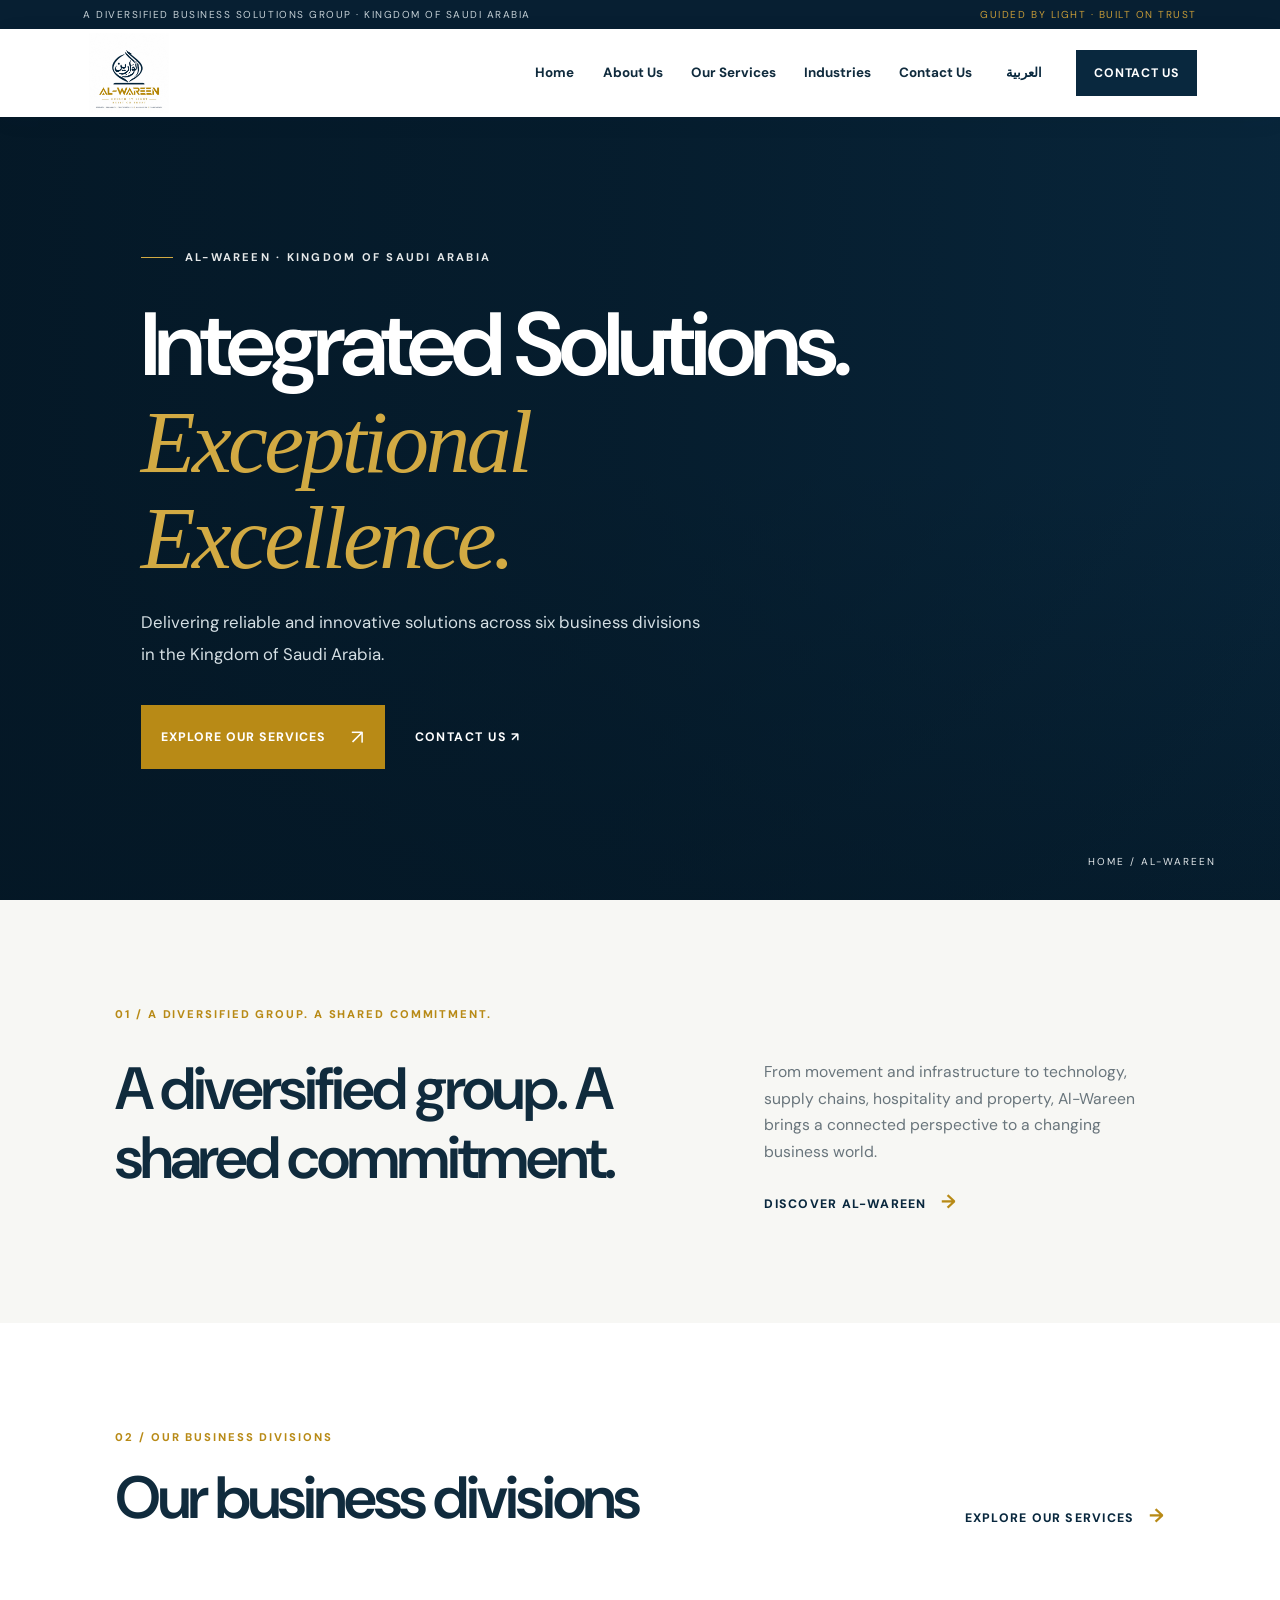
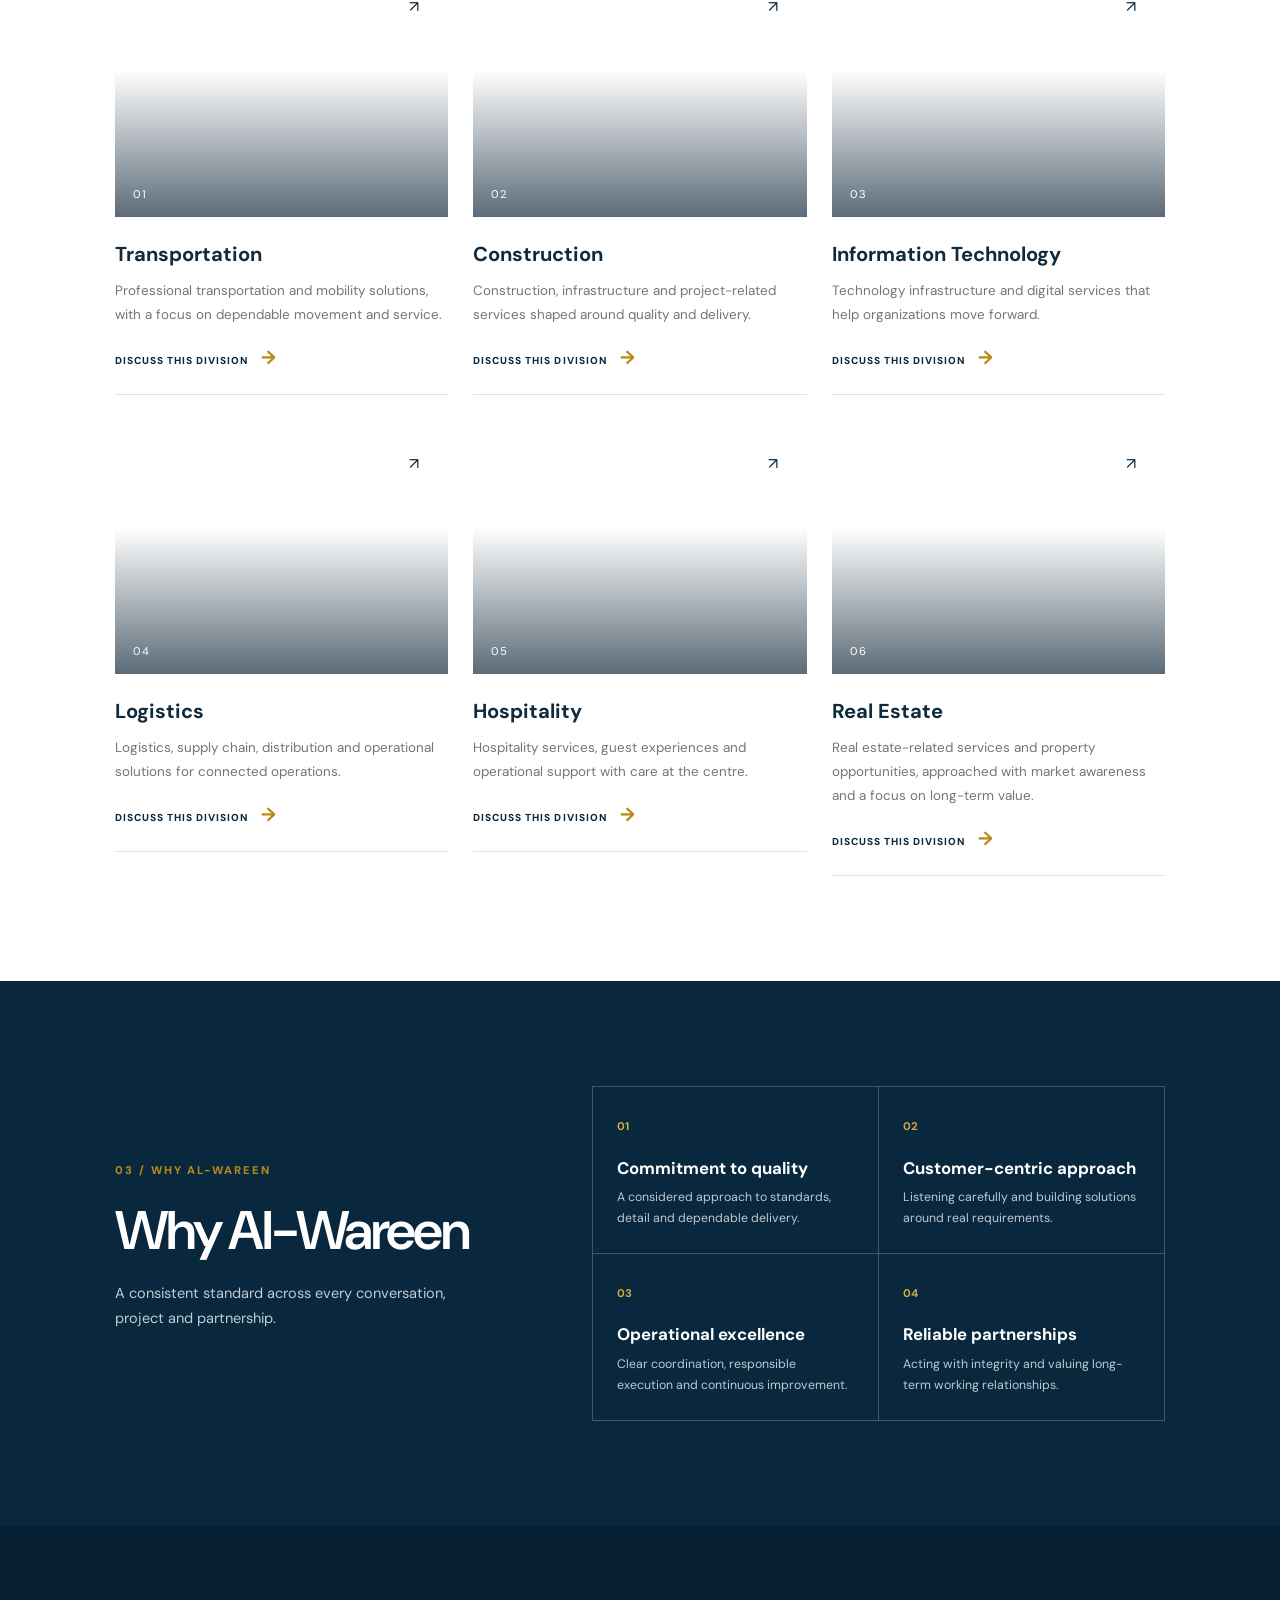
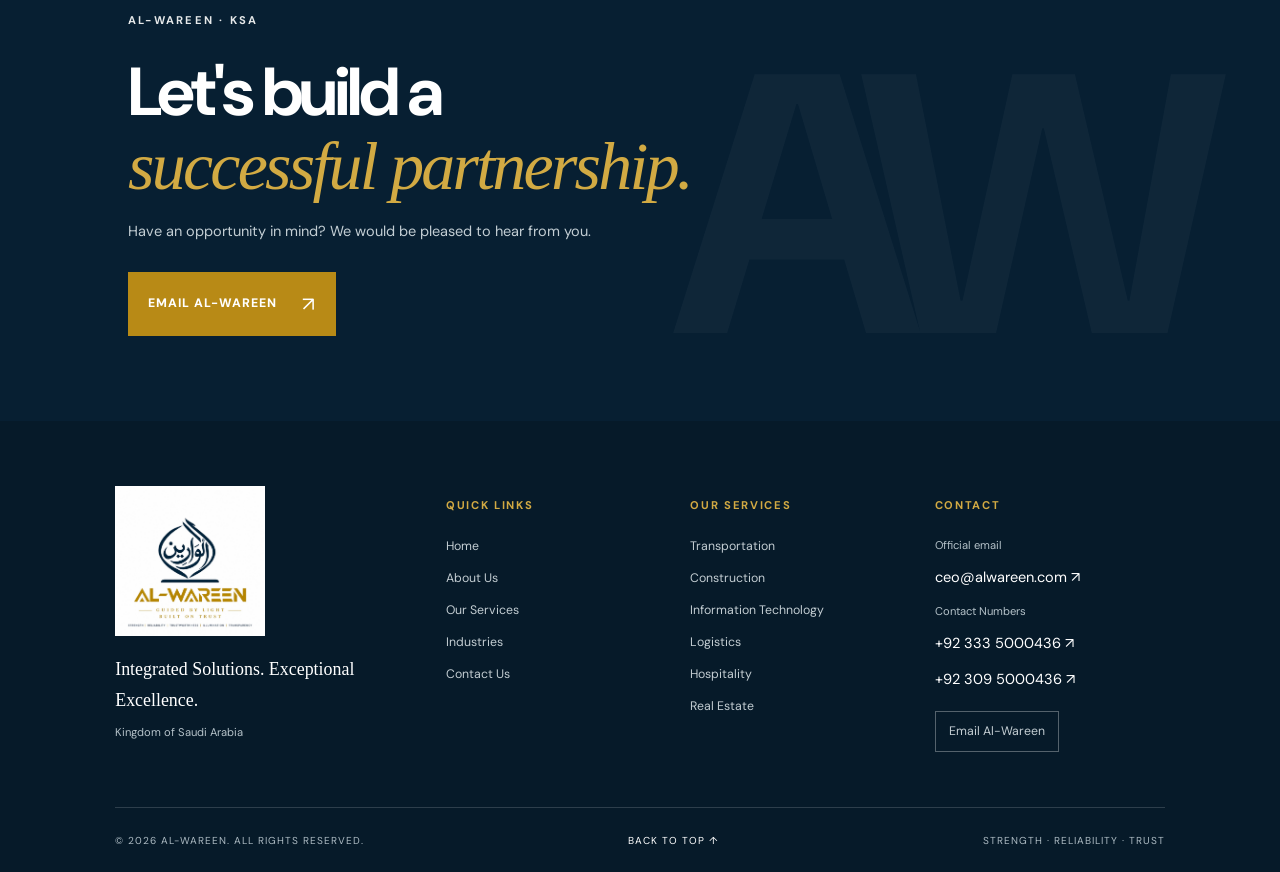
<file: index.html>
<!doctype html>
<html lang="en" dir="ltr">
<head>
  <meta charset="utf-8">
  <meta name="viewport" content="width=device-width, initial-scale=1">
  <meta name="theme-color" content="#071f32">
  <meta name="description" content="A diversified Saudi business group connecting six service divisions through a commitment to trust, quality and thoughtful delivery.">

  <title>AL-WAREEN | Integrated Solutions. Exceptional Excellence.</title>

  <link rel="icon" href="assets/favicon.jpeg">

  <link rel="preconnect" href="https://fonts.googleapis.com">
  <link rel="preconnect" href="https://fonts.gstatic.com" crossorigin>

  <link href="https://fonts.googleapis.com/css2?family=DM+Sans:wght@400;500;600;700;800&family=Manrope:wght@400;500;600;700;800&family=Noto+Sans+Arabic:wght@400;500;600;700;800&display=swap" rel="stylesheet">

  <link rel="stylesheet" href="styles.css">
</head>

<body id="top">

<div class="topline">
  <span data-t="tag"></span>
  <span class="topline-right">GUIDED BY LIGHT · BUILT ON TRUST</span>
</div>

<header class="header">

  <a class="logo" href="index.html">
    <img src="assets/al-wareen-logo.jpeg" alt="AL-WAREEN official logo">
  </a>

  <button class="hamburger" aria-label="Open menu" aria-expanded="false">
    <i></i><i></i><i></i>
  </button>

  <nav class="nav">
    <a href="index.html" data-t="home"></a>
    <a href="about.html" data-t="about"></a>
    <a href="services.html" data-t="services"></a>
    <a href="industries.html" data-t="industries"></a>
    <a href="contact.html" data-t="contact"></a>

    <button class="lang"></button>

    <a class="nav-button" href="mailto:ceo@alwareen.com" data-t="contactCta"></a>
  </nav>

</header>

<main>

  <!-- HERO SECTION -->
  <section class="page-hero" style="--hero:url('https://www.abf.sa/media/a2e71f33-b5da-4e7d-829c-e1b1eebade3c.jpg')">

    <div class="hero-inner">

      <div class="eyebrow">
        <i></i>
        <span data-t="eyebrow"></span>
      </div>

      <h1 data-t="homeTitle"></h1>

      <p data-t="homeSub"></p>

      <div class="hero-actions">

        <a class="gold-button" href="services.html">
          <span data-t="explore"></span>
          <b>↗</b>
        </a>

        <a class="hero-link" href="mailto:ceo@alwareen.com">
          <span data-t="contact"></span> ↗
        </a>

      </div>
    </div>

    <div class="hero-index">HOME / AL-WAREEN</div>

  </section>

  <!-- ABOUT INTRO -->
  <section class="home-intro section">

    <div class="kicker">01 / <span data-t="homeIntro"></span></div>

    <div class="intro-layout">

      <h2 data-t="homeIntro"></h2>

      <div>
        <p data-t="homeIntroText"></p>

        <a class="inline-link" href="about.html">
          <span data-t="learn"></span>
          <b>→</b>
        </a>
      </div>

    </div>

  </section>

  <!-- SERVICES -->
  <section class="home-services section">

    <div class="section-head">

      <div>
        <div class="kicker">02 / <span data-t="divisions"></span></div>
        <h2 data-t="divisions"></h2>
      </div>

      <a class="inline-link" href="services.html">
        <span data-t="explore"></span>
        <b>→</b>
      </a>

    </div>

    <div class="service-grid">

      <article class="service-card reveal" id="transportation">

        <div class="service-image" style="background-image:url('https://images.unsplash.com/photo-1519003722824-194d4455a60c?auto=format&fit=crop&w=900&q=85')">
          <span>01</span>
          <a href="mailto:ceo@alwareen.com?subject=Transportation%20Inquiry">↗</a>
        </div>

        <div class="service-copy">
          <h3 data-t="transport"></h3>
          <p data-t="transportText"></p>

          <a class="inline-link" href="mailto:ceo@alwareen.com?subject=Transportation%20Inquiry">
            <span data-t="inquiry"></span> <b>→</b>
          </a>
        </div>

      </article>

      <article class="service-card reveal" id="construction">

        <div class="service-image" style="background-image:url('https://images.unsplash.com/photo-1504307651254-35680f356dfd?auto=format&fit=crop&w=900&q=85')">
          <span>02</span>
          <a href="mailto:ceo@alwareen.com?subject=Construction%20Inquiry">↗</a>
        </div>

        <div class="service-copy">
          <h3 data-t="construction"></h3>
          <p data-t="constructionText"></p>

          <a class="inline-link" href="mailto:ceo@alwareen.com?subject=Construction%20Inquiry">
            <span data-t="inquiry"></span> <b>→</b>
          </a>
        </div>

      </article>

      <article class="service-card reveal" id="it">

        <div class="service-image" style="background-image:url('https://images.unsplash.com/photo-1518770660439-4636190af475?auto=format&fit=crop&w=900&q=85')">
          <span>03</span>
          <a href="mailto:ceo@alwareen.com?subject=IT%20Inquiry">↗</a>
        </div>

        <div class="service-copy">
          <h3 data-t="it"></h3>
          <p data-t="itText"></p>

          <a class="inline-link" href="mailto:ceo@alwareen.com?subject=IT%20Inquiry">
            <span data-t="inquiry"></span> <b>→</b>
          </a>
        </div>

      </article>

      <article class="service-card reveal" id="logistics">

        <div class="service-image" style="background-image:url('https://images.unsplash.com/photo-1586528116311-ad8dd3c8310d?auto=format&fit=crop&w=900&q=85')">
          <span>04</span>
          <a href="mailto:ceo@alwareen.com?subject=Logistics%20Inquiry">↗</a>
        </div>

        <div class="service-copy">
          <h3 data-t="logistics"></h3>
          <p data-t="logisticsText"></p>

          <a class="inline-link" href="mailto:ceo@alwareen.com?subject=Logistics%20Inquiry">
            <span data-t="inquiry"></span> <b>→</b>
          </a>
        </div>

      </article>

      <article class="service-card reveal" id="hospitality">

        <div class="service-image" style="background-image:url('https://images.unsplash.com/photo-1566073771259-6a8506099945?auto=format&fit=crop&w=900&q=85')">
          <span>05</span>
          <a href="mailto:ceo@alwareen.com?subject=Hospitality%20Inquiry">↗</a>
        </div>

        <div class="service-copy">
          <h3 data-t="hospitality"></h3>
          <p data-t="hospitalityText"></p>

          <a class="inline-link" href="mailto:ceo@alwareen.com?subject=Hospitality%20Inquiry">
            <span data-t="inquiry"></span> <b>→</b>
          </a>
        </div>

      </article>

      <article class="service-card reveal" id="realestate">

        <div class="service-image" style="background-image:url('https://images.unsplash.com/photo-1600607687939-ce8a6c25118c?auto=format&fit=crop&w=900&q=85')">
          <span>06</span>
          <a href="mailto:ceo@alwareen.com?subject=Real%20Estate%20Inquiry">↗</a>
        </div>

        <div class="service-copy">
          <h3 data-t="realestate"></h3>
          <p data-t="realestateText"></p>

          <a class="inline-link" href="mailto:ceo@alwareen.com?subject=Real%20Estate%20Inquiry">
            <span data-t="inquiry"></span> <b>→</b>
          </a>
        </div>

      </article>

    </div>

  </section>

  <!-- WHY AL-WAREEN -->
  <section class="why section">

    <div>
      <div class="kicker">03 / <span data-t="why"></span></div>
      <h2 data-t="why"></h2>
      <p data-t="whySub"></p>
    </div>

    <div class="why-grid">

      <article>
        <b>01</b>
        <h3 data-t="quality"></h3>
        <p data-t="qualityText"></p>
      </article>

      <article>
        <b>02</b>
        <h3 data-t="customer"></h3>
        <p data-t="customerText"></p>
      </article>

      <article>
        <b>03</b>
        <h3 data-t="excellence"></h3>
        <p data-t="excellenceText"></p>
      </article>

      <article>
        <b>04</b>
        <h3 data-t="reliability"></h3>
        <p data-t="reliabilityText"></p>
      </article>

    </div>

  </section>

</main>

<!-- CALL TO ACTION -->
<section class="closing">

  <div>
    <span class="eyebrow">AL-WAREEN · KSA</span>

    <h2 data-t="ctaTitle"></h2>

    <p data-t="ctaSub"></p>

    <a class="gold-button" href="mailto:ceo@alwareen.com">
      <span data-t="email"></span>
      <b>↗</b>
    </a>
  </div>

</section>

<!-- FOOTER -->
<footer class="footer">

  <div class="footer-grid">

    <!-- BRAND -->
    <div class="foot-brand">

      <img src="assets/al-wareen-logo.jpeg" alt="AL-WAREEN official logo">

      <p data-t="footerTag"></p>

      <small data-t="country"></small>

    </div>

    <!-- QUICK LINKS -->
    <div>

      <h4 data-t="quick"></h4>

      <a href="index.html" data-t="home"></a>
      <a href="about.html" data-t="about"></a>
      <a href="services.html" data-t="services"></a>
      <a href="industries.html" data-t="industries"></a>
      <a href="contact.html" data-t="contact"></a>

    </div>

    <!-- SERVICES -->
    <div>

      <h4 data-t="ourServices"></h4>

      <a href="services.html#transportation" data-t="transport"></a>
      <a href="services.html#construction" data-t="construction"></a>
      <a href="services.html#it" data-t="it"></a>
      <a href="services.html#logistics" data-t="logistics"></a>
      <a href="services.html#hospitality" data-t="hospitality"></a>
      <a href="services.html#realestate" data-t="realestate"></a>

    </div>

    <!-- UPDATED CONTACT INFORMATION -->
    <div class="footer-contact">

      <h4 data-t="contactDetails"></h4>

      <small data-t="official"></small>

      <a class="foot-email" href="mailto:ceo@alwareen.com">
        ceo@alwareen.com ↗
      </a>

      <small>Contact Numbers</small>

      <a class="foot-email" href="tel:+923335000436">
        +92 333 5000436 ↗
      </a>

      <a class="foot-email" href="tel:+923095000436">
        +92 309 5000436 ↗
      </a>

      <a class="foot-mail-button" href="mailto:ceo@alwareen.com" data-t="email"></a>

    </div>

  </div>

  <!-- COPYRIGHT -->
  <div class="copyright">

    <span>© 2026 AL-WAREEN. <span data-t="rights"></span></span>

    <a href="#top" data-t="top"></a>

    <span>STRENGTH · RELIABILITY · TRUST</span>

  </div>

</footer>

<script src="script.js"></script>

</body>
</html>
</file>
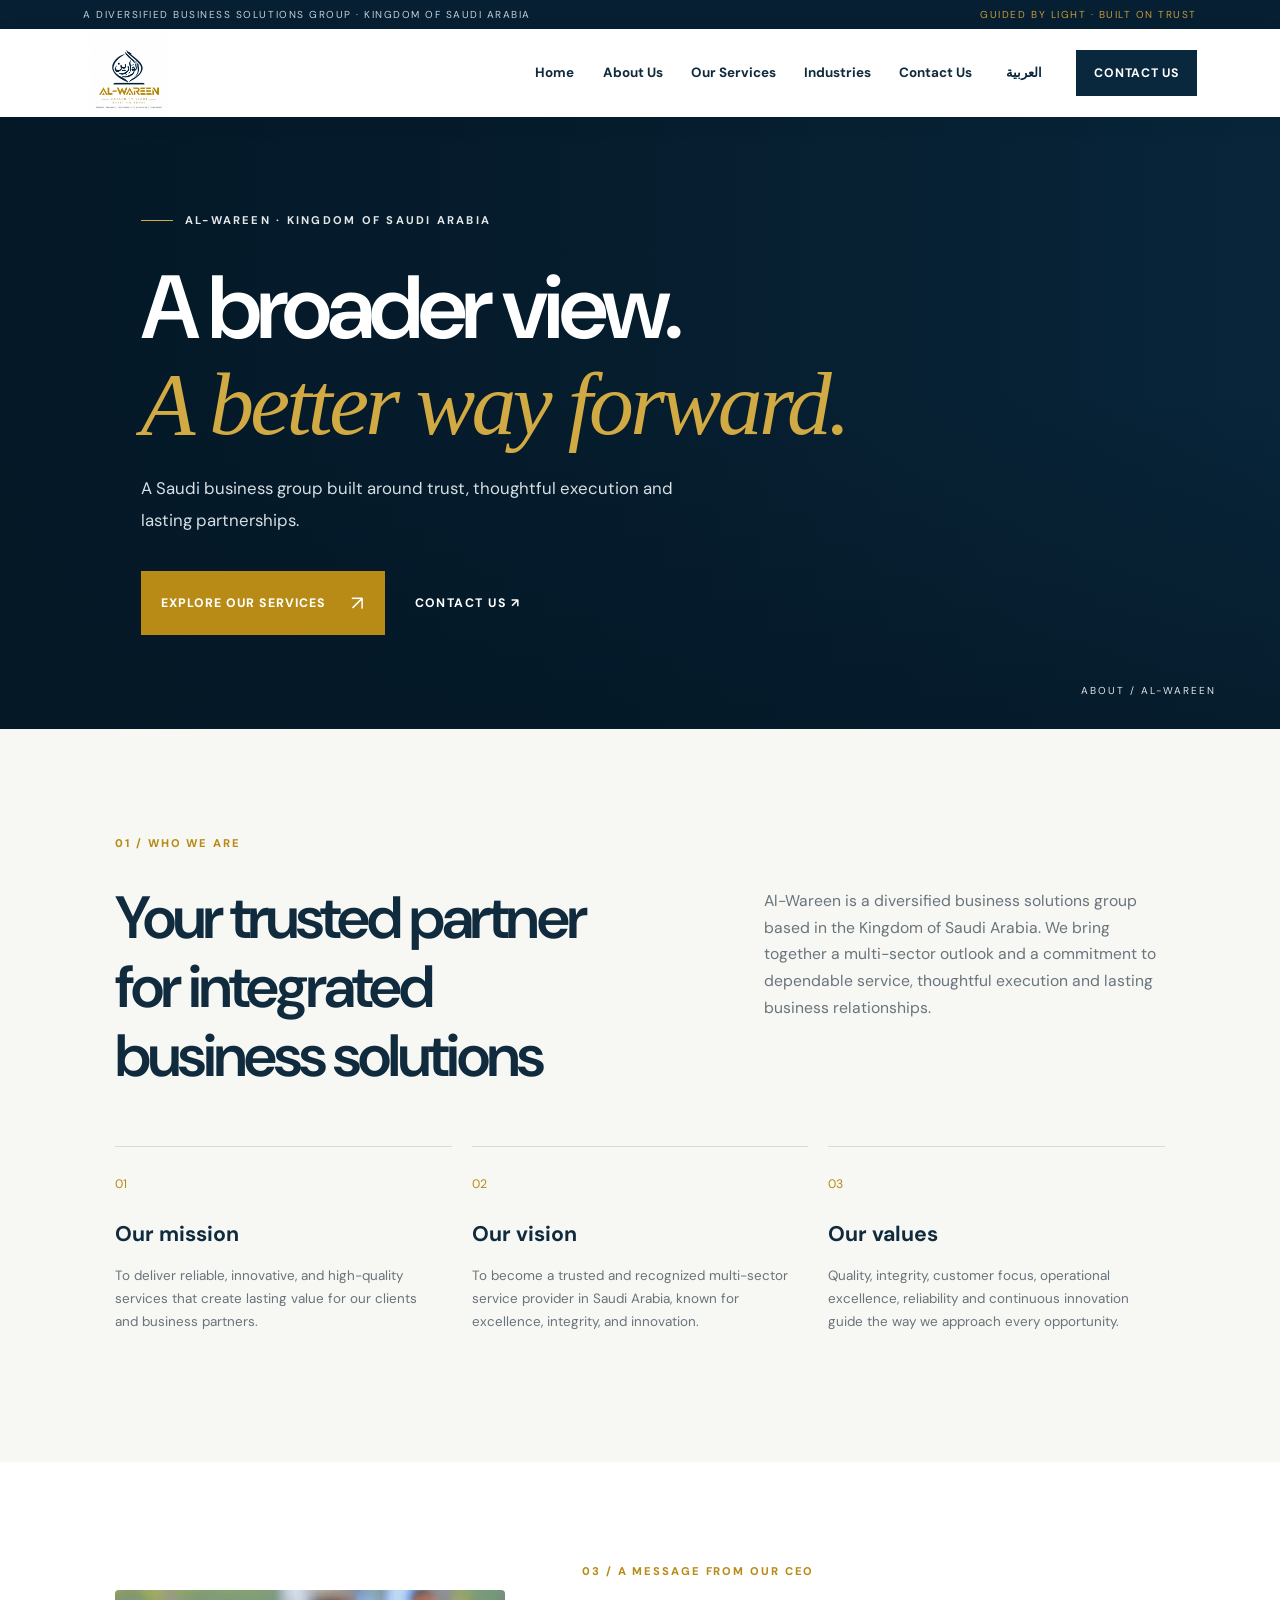
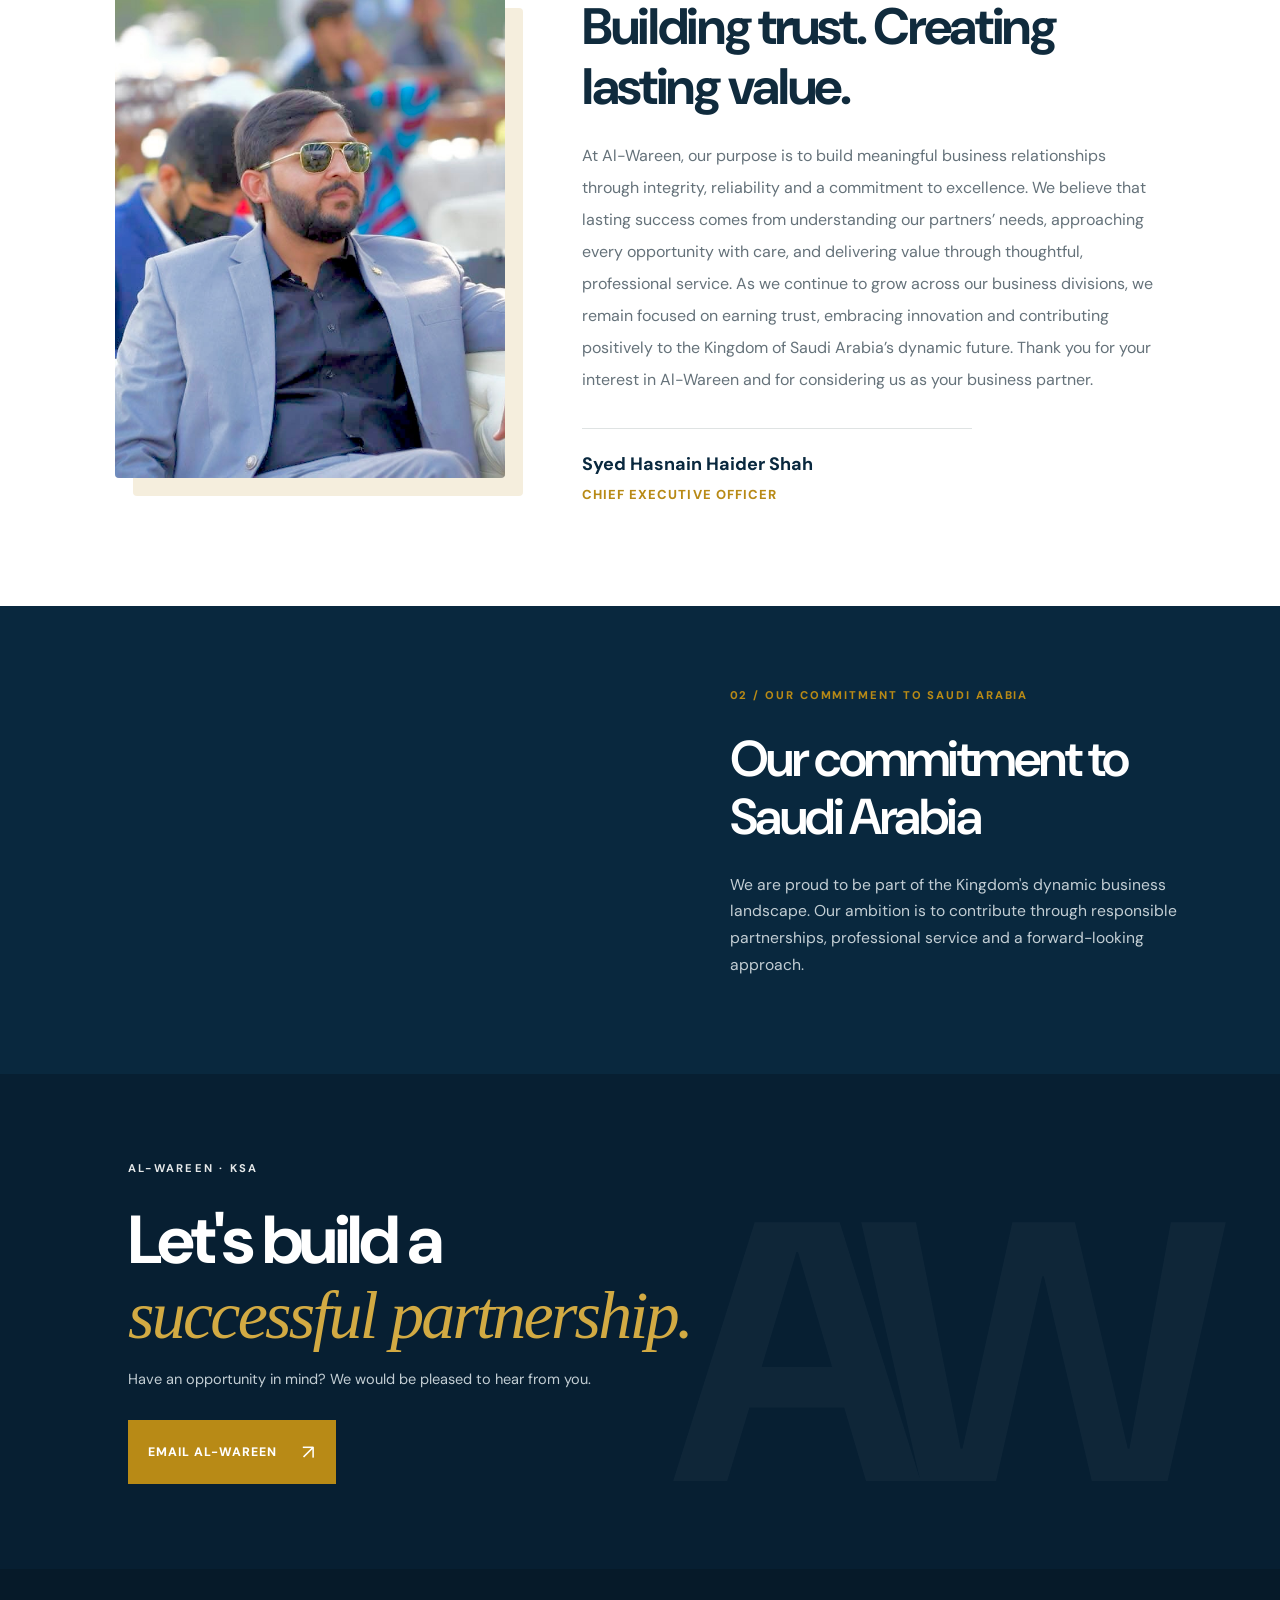
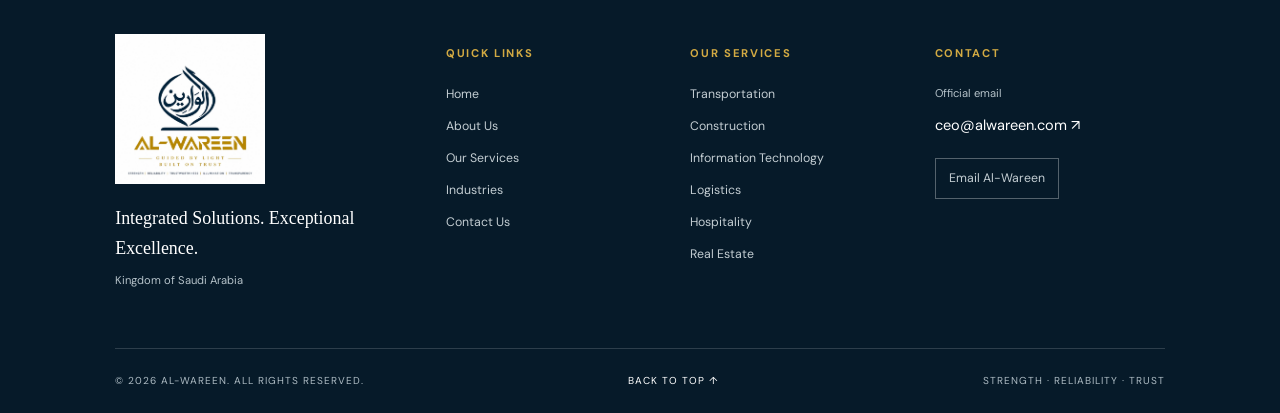
<file: about.html>
<!doctype html><html lang="en" dir="ltr"><head><meta charset="utf-8"><meta name="viewport" content="width=device-width, initial-scale=1"><meta name="theme-color" content="#071f32"><meta name="description" content="Discover Al-Wareen, our business philosophy, mission, vision and commitment to Saudi Arabia."><title>About AL-WAREEN | Our Story, Mission & Vision</title><link rel="icon" href="assets/favicon.jpeg"><link rel="preconnect" href="https://fonts.googleapis.com"><link rel="preconnect" href="https://fonts.gstatic.com" crossorigin><link href="https://fonts.googleapis.com/css2?family=DM+Sans:wght@400;500;600;700;800&family=Manrope:wght@400;500;600;700;800&family=Noto+Sans+Arabic:wght@400;500;600;700;800&display=swap" rel="stylesheet"><link rel="stylesheet" href="styles.css"></head><body id="top"><div class="topline"><span data-t="tag"></span><span class="topline-right">GUIDED BY LIGHT · BUILT ON TRUST</span></div>
<header class="header"><a class="logo" href="index.html"><img src="assets/al-wareen-logo.jpeg" alt="AL-WAREEN official logo"></a>
<button class="hamburger" aria-label="Open menu" aria-expanded="false"><i></i><i></i><i></i></button>
<nav class="nav"><a href="index.html" data-t="home"></a><a href="about.html" data-t="about"></a><a href="services.html" data-t="services"></a><a href="industries.html" data-t="industries"></a><a href="contact.html" data-t="contact"></a><button class="lang"></button><a class="nav-button" href="mailto:ceo@alwareen.com" data-t="contactCta"></a></nav></header><main><section class="page-hero compact" style="--hero:url('https://static.srpcdigital.com/styles/1037xauto/public/2024-11/858771_0.jpeg.webp')"><div class="hero-inner"><div class="eyebrow"><i></i><span data-t="eyebrow"></span></div><h1 data-t="aboutTitle"></h1><p data-t="aboutSub"></p><div class="hero-actions"><a class="gold-button" href="services.html"><span data-t="explore"></span><b>↗</b></a><a class="hero-link" href="mailto:ceo@alwareen.com"><span data-t="contact"></span> ↗</a></div></div><div class="hero-index">ABOUT / AL-WAREEN</div></section><section class="section about-overview"><div class="kicker">01 / <span data-t="aboutKicker"></span></div><div class="intro-layout"><h2 data-t="aboutHeading"></h2><p data-t="aboutText"></p></div><div class="about-panels"><article><span>01</span><h3 data-t="mission"></h3><p data-t="missionText"></p></article><article><span>02</span><h3 data-t="vision"></h3><p data-t="visionText"></p></article><article><span>03</span><h3 data-t="values"></h3><p data-t="valuesText"></p></article></div></section><section class="ceo-section"><div class="ceo-photo-wrap"><img class="ceo-photo" src="assets/ceo-syed-hasnain-haider-shah.jpeg" alt="Syed Hasnain Haider Shah, Chief Executive Officer of Al-Wareen"></div><div class="ceo-content"><div class="kicker">03 / <span data-t="ceoKicker"></span></div><h2 data-t="ceoTitle"></h2><p data-t="ceoMessage"></p><div class="ceo-signature"><strong data-t="ceoName"></strong><span data-t="ceoRole"></span></div></div></section><section class="commitment"><div class="commitment-image"></div><div class="commitment-copy"><div class="kicker">02 / <span data-t="commitment"></span></div><h2 data-t="commitment"></h2><p data-t="commitmentText"></p></div></section></main><section class="closing"><div><span class="eyebrow">AL-WAREEN · KSA</span><h2 data-t="ctaTitle"></h2><p data-t="ctaSub"></p><a class="gold-button" href="mailto:ceo@alwareen.com"><span data-t="email"></span><b>↗</b></a></div></section>
<footer class="footer"><div class="footer-grid"><div class="foot-brand"><img src="assets/al-wareen-logo.jpeg" alt="AL-WAREEN official logo"><p data-t="footerTag"></p><small data-t="country"></small></div><div><h4 data-t="quick"></h4><a href="index.html" data-t="home"></a><a href="about.html" data-t="about"></a><a href="services.html" data-t="services"></a><a href="industries.html" data-t="industries"></a><a href="contact.html" data-t="contact"></a></div><div><h4 data-t="ourServices"></h4><a href="services.html#transportation" data-t="transport"></a><a href="services.html#construction" data-t="construction"></a><a href="services.html#it" data-t="it"></a><a href="services.html#logistics" data-t="logistics"></a><a href="services.html#hospitality" data-t="hospitality"></a><a href="services.html#realestate" data-t="realestate"></a></div><div><h4 data-t="contactDetails"></h4><small data-t="official"></small><a class="foot-email" href="mailto:ceo@alwareen.com">ceo@alwareen.com ↗</a><a class="foot-mail-button" href="mailto:ceo@alwareen.com" data-t="email"></a></div></div><div class="copyright"><span>© 2026 AL-WAREEN. <span data-t="rights"></span></span><a href="#top" data-t="top"></a><span>STRENGTH · RELIABILITY · TRUST</span></div></footer><script src="script.js"></script></body></html>
</file>
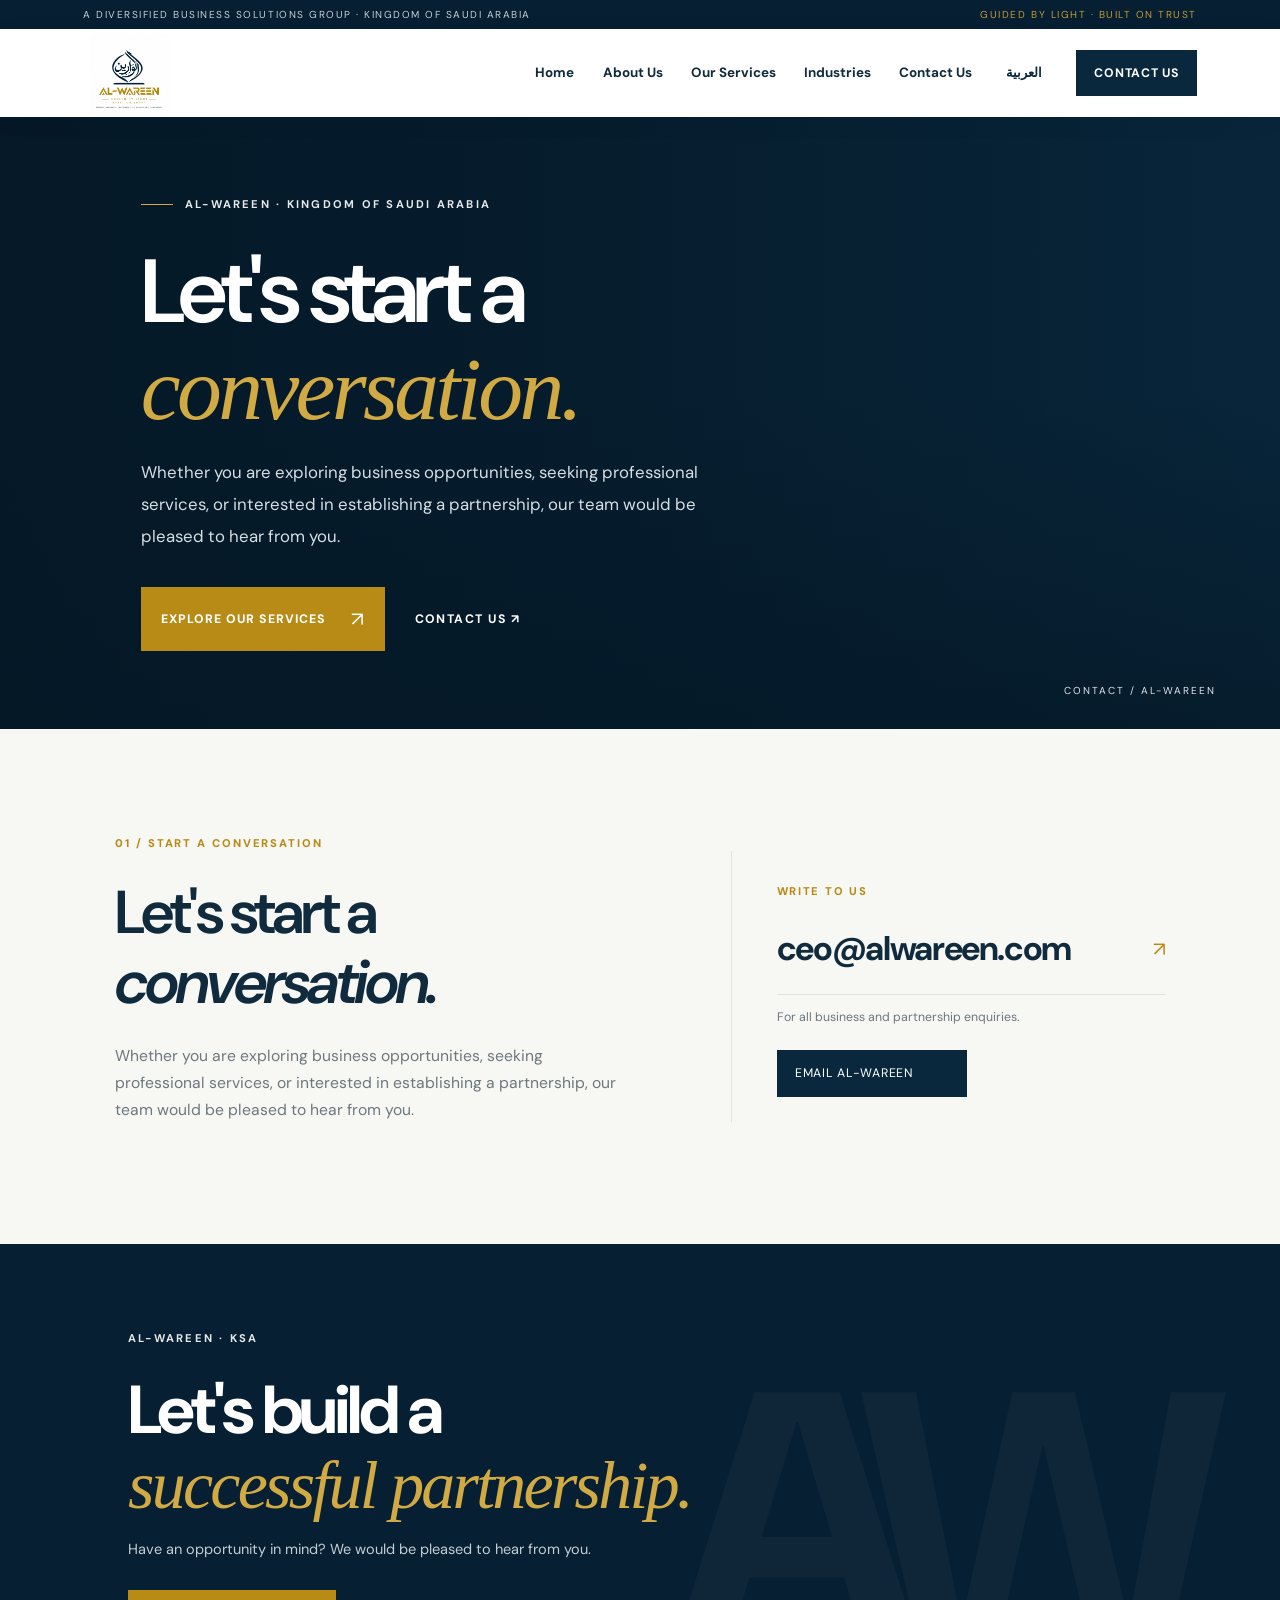
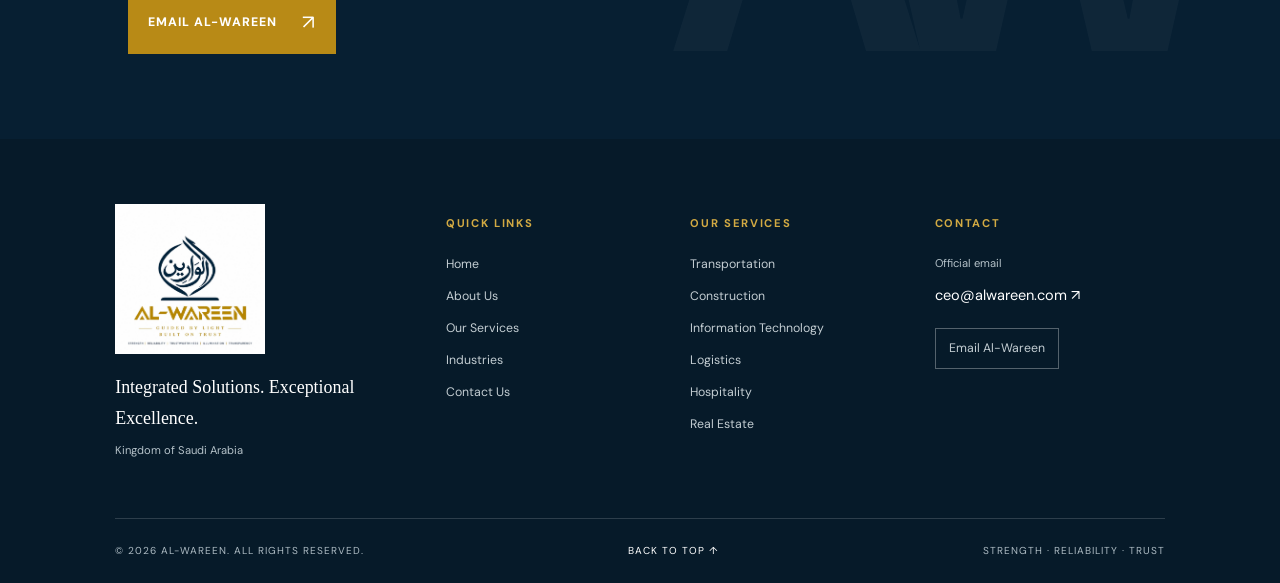
<file: contact.html>
<!doctype html><html lang="en" dir="ltr"><head><meta charset="utf-8"><meta name="viewport" content="width=device-width, initial-scale=1"><meta name="theme-color" content="#071f32"><meta name="description" content="Contact Al-Wareen for business opportunities, service enquiries and partnerships."><title>Contact AL-WAREEN | Start a Conversation</title><link rel="icon" href="assets/favicon.jpeg"><link rel="preconnect" href="https://fonts.googleapis.com"><link rel="preconnect" href="https://fonts.gstatic.com" crossorigin><link href="https://fonts.googleapis.com/css2?family=DM+Sans:wght@400;500;600;700;800&family=Manrope:wght@400;500;600;700;800&family=Noto+Sans+Arabic:wght@400;500;600;700;800&display=swap" rel="stylesheet"><link rel="stylesheet" href="styles.css"></head><body id="top"><div class="topline"><span data-t="tag"></span><span class="topline-right">GUIDED BY LIGHT · BUILT ON TRUST</span></div>
<header class="header"><a class="logo" href="index.html"><img src="assets/al-wareen-logo.jpeg" alt="AL-WAREEN official logo"></a>
<button class="hamburger" aria-label="Open menu" aria-expanded="false"><i></i><i></i><i></i></button>
<nav class="nav"><a href="index.html" data-t="home"></a><a href="about.html" data-t="about"></a><a href="services.html" data-t="services"></a><a href="industries.html" data-t="industries"></a><a href="contact.html" data-t="contact"></a><button class="lang"></button><a class="nav-button" href="mailto:ceo@alwareen.com" data-t="contactCta"></a></nav></header><main><section class="page-hero compact" style="--hero:url('https://pbs.twimg.com/media/Gj77nItWYAA2H6X.jpg')"><div class="hero-inner"><div class="eyebrow"><i></i><span data-t="eyebrow"></span></div><h1 data-t="contactTitle"></h1><p data-t="contactSub"></p><div class="hero-actions"><a class="gold-button" href="services.html"><span data-t="explore"></span><b>↗</b></a><a class="hero-link" href="mailto:ceo@alwareen.com"><span data-t="contact"></span> ↗</a></div></div><div class="hero-index">CONTACT / AL-WAREEN</div></section><section class="section contact-page"><div class="contact-message"><div class="kicker">01 / <span data-t="start"></span></div><h2 data-t="contactTitle"></h2><p data-t="contactSub"></p></div><div class="contact-card"><span data-t="emailHeading"></span><a href="mailto:ceo@alwareen.com" class="contact-email">ceo@alwareen.com <b>↗</b></a><p data-t="emailNote"></p><a href="mailto:ceo@alwareen.com" class="nav-button mail-button" data-t="email"></a></div></section></main><section class="closing"><div><span class="eyebrow">AL-WAREEN · KSA</span><h2 data-t="ctaTitle"></h2><p data-t="ctaSub"></p><a class="gold-button" href="mailto:ceo@alwareen.com"><span data-t="email"></span><b>↗</b></a></div></section>
<footer class="footer"><div class="footer-grid"><div class="foot-brand"><img src="assets/al-wareen-logo.jpeg" alt="AL-WAREEN official logo"><p data-t="footerTag"></p><small data-t="country"></small></div><div><h4 data-t="quick"></h4><a href="index.html" data-t="home"></a><a href="about.html" data-t="about"></a><a href="services.html" data-t="services"></a><a href="industries.html" data-t="industries"></a><a href="contact.html" data-t="contact"></a></div><div><h4 data-t="ourServices"></h4><a href="services.html#transportation" data-t="transport"></a><a href="services.html#construction" data-t="construction"></a><a href="services.html#it" data-t="it"></a><a href="services.html#logistics" data-t="logistics"></a><a href="services.html#hospitality" data-t="hospitality"></a><a href="services.html#realestate" data-t="realestate"></a></div><div><h4 data-t="contactDetails"></h4><small data-t="official"></small><a class="foot-email" href="mailto:ceo@alwareen.com">ceo@alwareen.com ↗</a><a class="foot-mail-button" href="mailto:ceo@alwareen.com" data-t="email"></a></div></div><div class="copyright"><span>© 2026 AL-WAREEN. <span data-t="rights"></span></span><a href="#top" data-t="top"></a><span>STRENGTH · RELIABILITY · TRUST</span></div></footer><script src="script.js"></script></body></html>
</file>
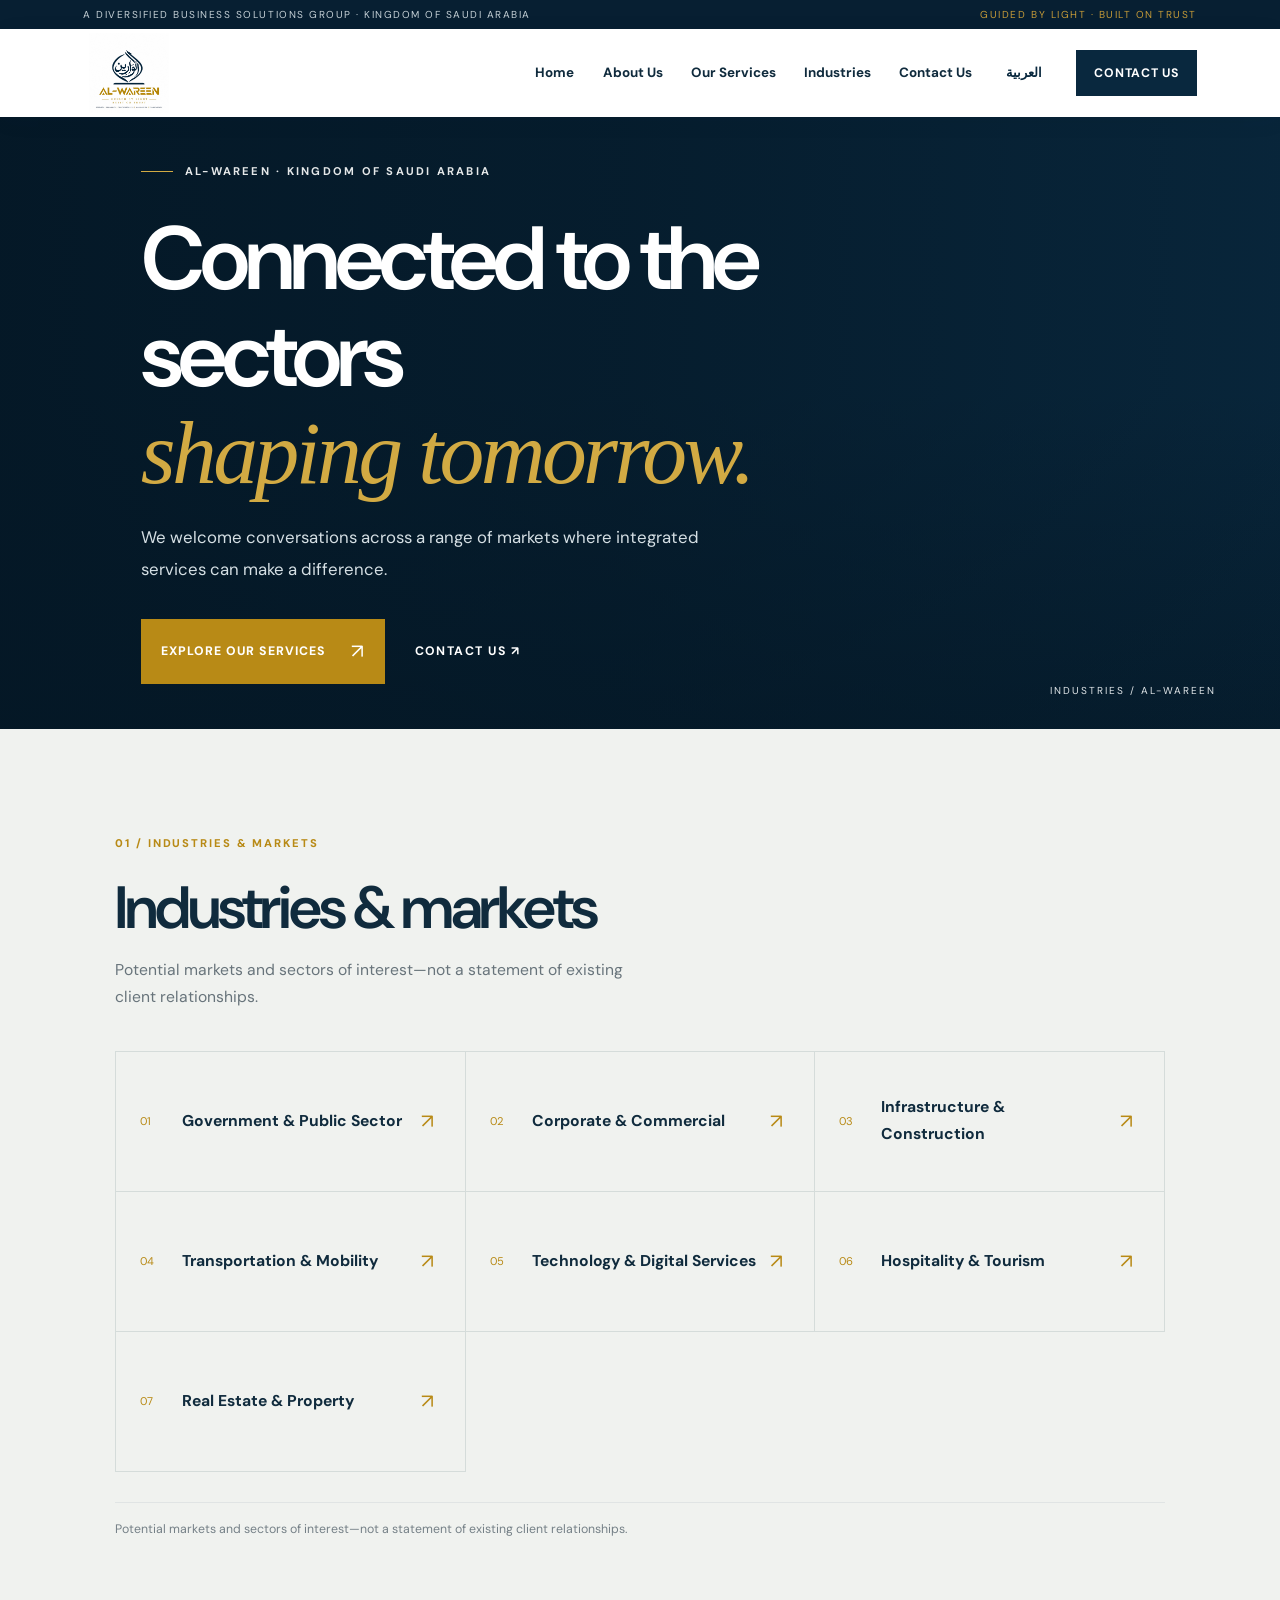
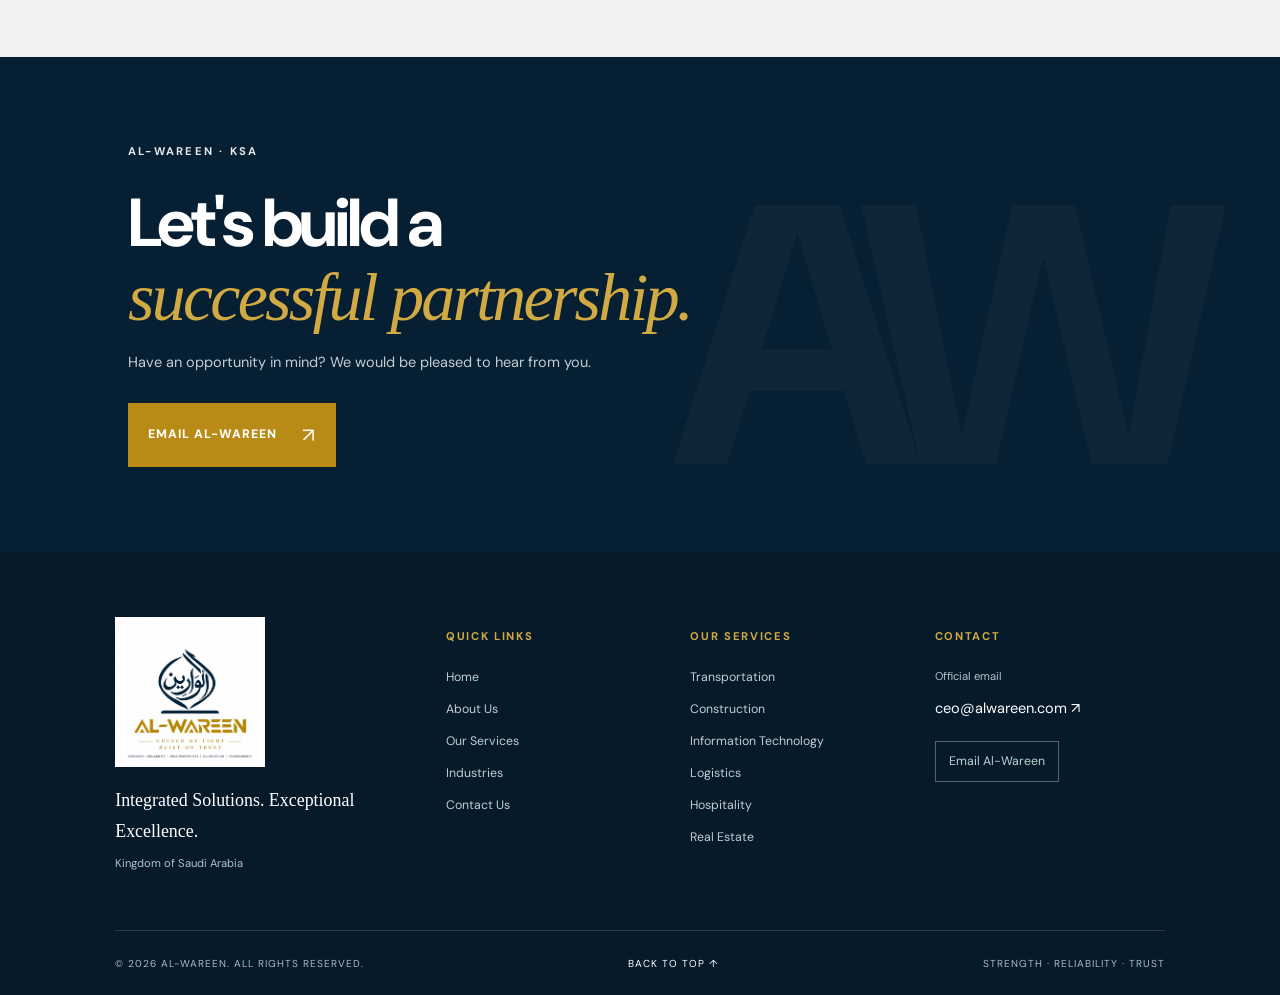
<file: industries.html>
<!doctype html><html lang="en" dir="ltr"><head><meta charset="utf-8"><meta name="viewport" content="width=device-width, initial-scale=1"><meta name="theme-color" content="#071f32"><meta name="description" content="Explore the industries and markets where Al-Wareen welcomes business conversations and partnerships."><title>AL-WAREEN Industries | Markets & Sectors</title><link rel="icon" href="assets/favicon.jpeg"><link rel="preconnect" href="https://fonts.googleapis.com"><link rel="preconnect" href="https://fonts.gstatic.com" crossorigin><link href="https://fonts.googleapis.com/css2?family=DM+Sans:wght@400;500;600;700;800&family=Manrope:wght@400;500;600;700;800&family=Noto+Sans+Arabic:wght@400;500;600;700;800&display=swap" rel="stylesheet"><link rel="stylesheet" href="styles.css"></head><body id="top"><div class="topline"><span data-t="tag"></span><span class="topline-right">GUIDED BY LIGHT · BUILT ON TRUST</span></div>
<header class="header"><a class="logo" href="index.html"><img src="assets/al-wareen-logo.jpeg" alt="AL-WAREEN official logo"></a>
<button class="hamburger" aria-label="Open menu" aria-expanded="false"><i></i><i></i><i></i></button>
<nav class="nav"><a href="index.html" data-t="home"></a><a href="about.html" data-t="about"></a><a href="services.html" data-t="services"></a><a href="industries.html" data-t="industries"></a><a href="contact.html" data-t="contact"></a><button class="lang"></button><a class="nav-button" href="mailto:ceo@alwareen.com" data-t="contactCta"></a></nav></header><main><section class="page-hero compact" style="--hero:url('https://www.propertynewsint.com/_next/image?q=75&url=https%3A%2F%2Fdb80kgvqx45r.cloudfront.net%2FJeddah_Home_6b61517771.jpg&w=828')"><div class="hero-inner"><div class="eyebrow"><i></i><span data-t="eyebrow"></span></div><h1 data-t="industriesTitle"></h1><p data-t="industriesSub"></p><div class="hero-actions"><a class="gold-button" href="services.html"><span data-t="explore"></span><b>↗</b></a><a class="hero-link" href="mailto:ceo@alwareen.com"><span data-t="contact"></span> ↗</a></div></div><div class="hero-index">INDUSTRIES / AL-WAREEN</div></section><section class="section markets-page"><div class="kicker">01 / <span data-t="markets"></span></div><h2 data-t="markets"></h2><p class="markets-sub" data-t="marketsSub"></p><div class="market-grid"><article><span>01</span><b data-t="government"></b><i>↗</i></article><article><span>02</span><b data-t="corporate"></b><i>↗</i></article><article><span>03</span><b data-t="infrastructure"></b><i>↗</i></article><article><span>04</span><b data-t="mobility"></b><i>↗</i></article><article><span>05</span><b data-t="digital"></b><i>↗</i></article><article><span>06</span><b data-t="tourism"></b><i>↗</i></article><article><span>07</span><b data-t="property"></b><i>↗</i></article></div><p class="scope-note" data-t="marketsSub"></p></section></main><section class="closing"><div><span class="eyebrow">AL-WAREEN · KSA</span><h2 data-t="ctaTitle"></h2><p data-t="ctaSub"></p><a class="gold-button" href="mailto:ceo@alwareen.com"><span data-t="email"></span><b>↗</b></a></div></section>
<footer class="footer"><div class="footer-grid"><div class="foot-brand"><img src="assets/al-wareen-logo.jpeg" alt="AL-WAREEN official logo"><p data-t="footerTag"></p><small data-t="country"></small></div><div><h4 data-t="quick"></h4><a href="index.html" data-t="home"></a><a href="about.html" data-t="about"></a><a href="services.html" data-t="services"></a><a href="industries.html" data-t="industries"></a><a href="contact.html" data-t="contact"></a></div><div><h4 data-t="ourServices"></h4><a href="services.html#transportation" data-t="transport"></a><a href="services.html#construction" data-t="construction"></a><a href="services.html#it" data-t="it"></a><a href="services.html#logistics" data-t="logistics"></a><a href="services.html#hospitality" data-t="hospitality"></a><a href="services.html#realestate" data-t="realestate"></a></div><div><h4 data-t="contactDetails"></h4><small data-t="official"></small><a class="foot-email" href="mailto:ceo@alwareen.com">ceo@alwareen.com ↗</a><a class="foot-mail-button" href="mailto:ceo@alwareen.com" data-t="email"></a></div></div><div class="copyright"><span>© 2026 AL-WAREEN. <span data-t="rights"></span></span><a href="#top" data-t="top"></a><span>STRENGTH · RELIABILITY · TRUST</span></div></footer><script src="script.js"></script></body></html>
</file>
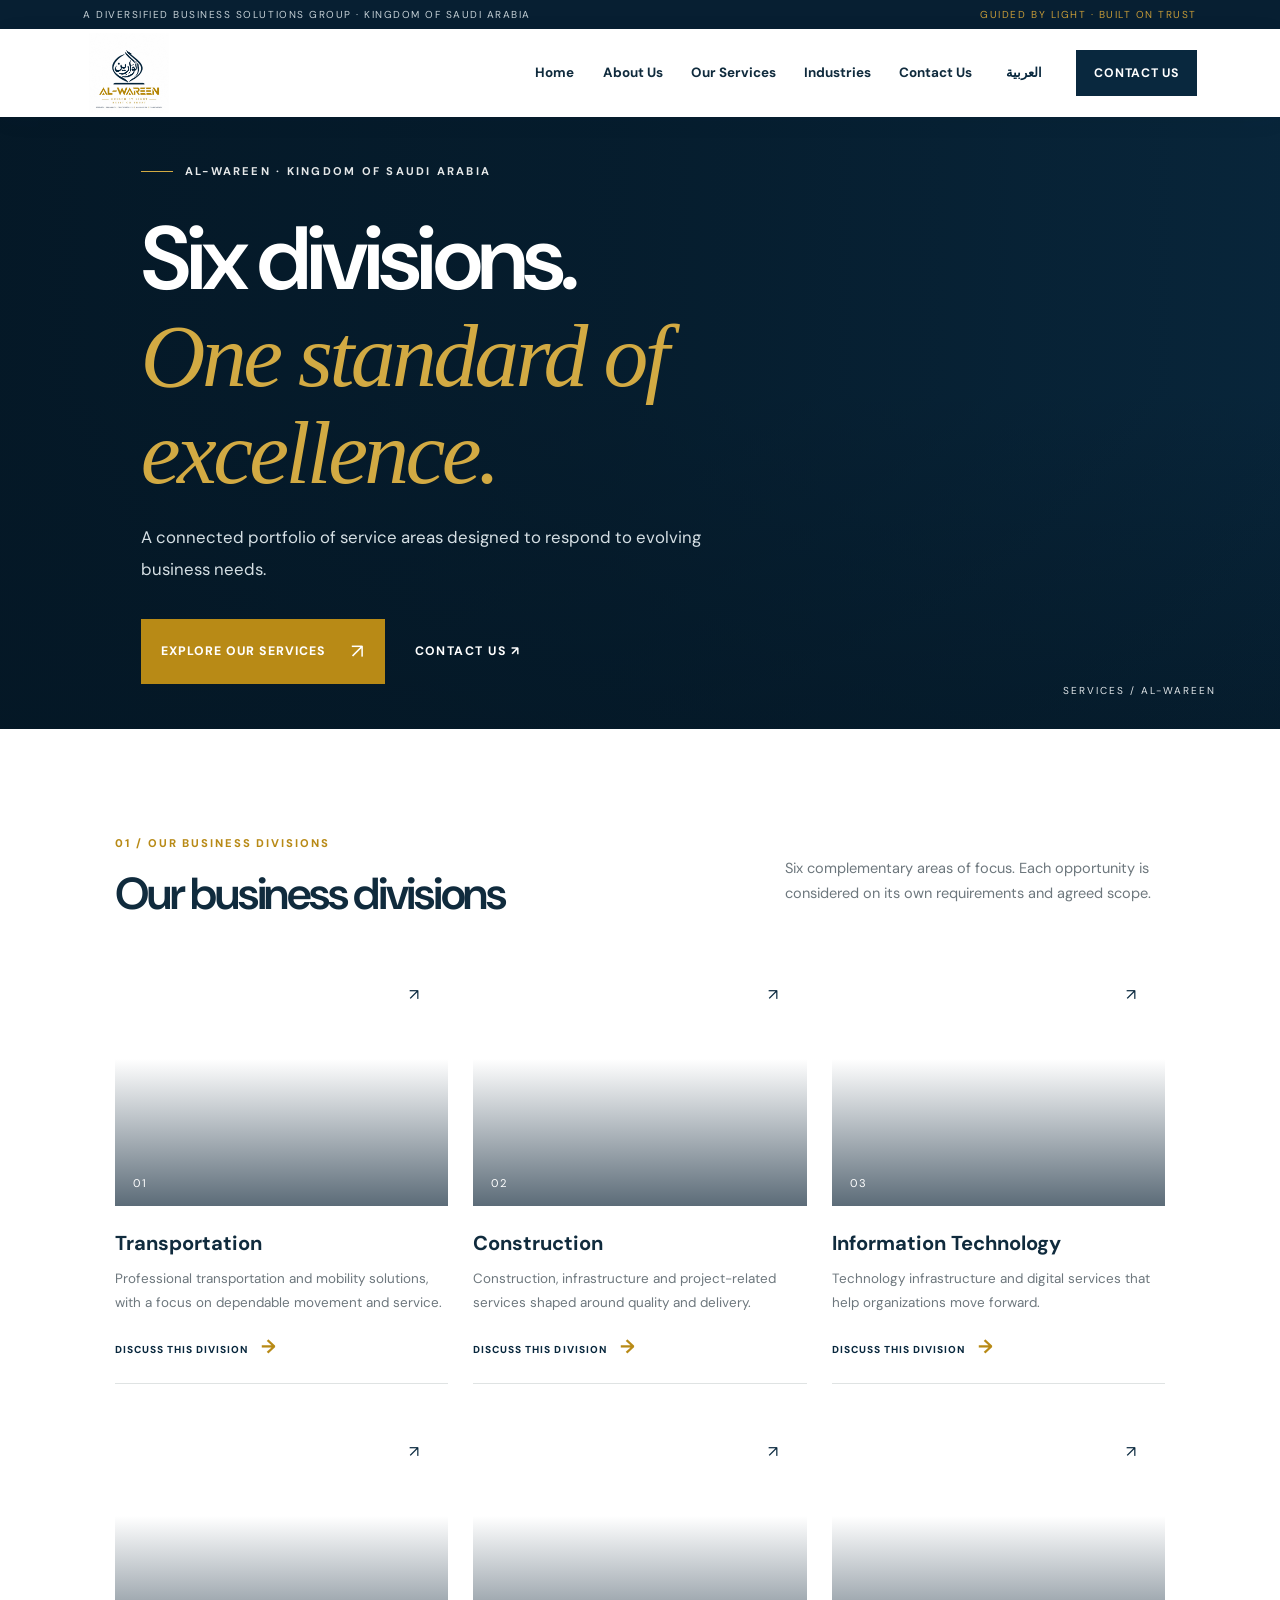
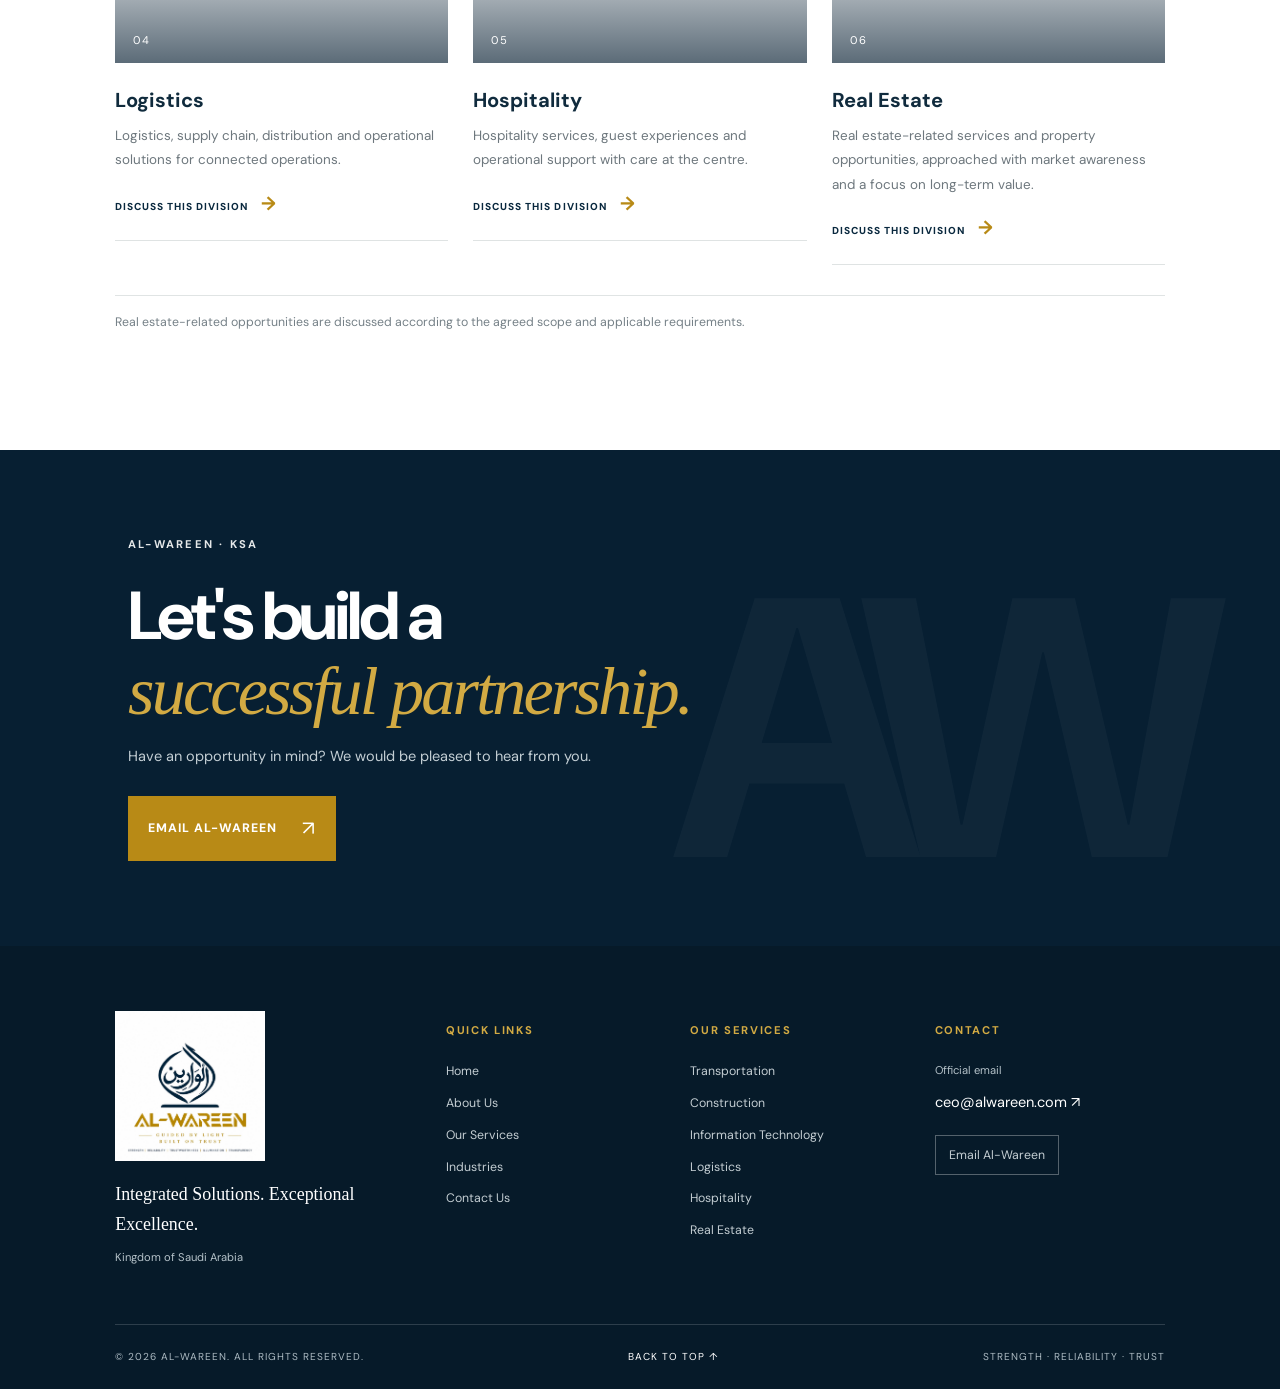
<file: services.html>
<!doctype html><html lang="en" dir="ltr"><head><meta charset="utf-8"><meta name="viewport" content="width=device-width, initial-scale=1"><meta name="theme-color" content="#071f32"><meta name="description" content="Explore Al-Wareen's business divisions: transportation, construction, IT, logistics, hospitality and real estate."><title>AL-WAREEN Services | Six Business Divisions</title><link rel="icon" href="assets/favicon.jpeg"><link rel="preconnect" href="https://fonts.googleapis.com"><link rel="preconnect" href="https://fonts.gstatic.com" crossorigin><link href="https://fonts.googleapis.com/css2?family=DM+Sans:wght@400;500;600;700;800&family=Manrope:wght@400;500;600;700;800&family=Noto+Sans+Arabic:wght@400;500;600;700;800&display=swap" rel="stylesheet"><link rel="stylesheet" href="styles.css"></head><body id="top"><div class="topline"><span data-t="tag"></span><span class="topline-right">GUIDED BY LIGHT · BUILT ON TRUST</span></div>
<header class="header"><a class="logo" href="index.html"><img src="assets/al-wareen-logo.jpeg" alt="AL-WAREEN official logo"></a>
<button class="hamburger" aria-label="Open menu" aria-expanded="false"><i></i><i></i><i></i></button>
<nav class="nav"><a href="index.html" data-t="home"></a><a href="about.html" data-t="about"></a><a href="services.html" data-t="services"></a><a href="industries.html" data-t="industries"></a><a href="contact.html" data-t="contact"></a><button class="lang"></button><a class="nav-button" href="mailto:ceo@alwareen.com" data-t="contactCta"></a></nav></header><main><section class="page-hero compact" style="--hero:url('https://www.metalocus.es/sites/default/files/metalocus_rasem-badran_al-bujiri-development_01.jpg')"><div class="hero-inner"><div class="eyebrow"><i></i><span data-t="eyebrow"></span></div><h1 data-t="servicesTitle"></h1><p data-t="servicesSub"></p><div class="hero-actions"><a class="gold-button" href="services.html"><span data-t="explore"></span><b>↗</b></a><a class="hero-link" href="mailto:ceo@alwareen.com"><span data-t="contact"></span> ↗</a></div></div><div class="hero-index">SERVICES / AL-WAREEN</div></section><section class="section services-page"><div class="section-head"><div><div class="kicker">01 / <span data-t="divisions"></span></div><h2 data-t="divisions"></h2></div><p data-t="divisionsSub"></p></div><div class="service-grid"><article class="service-card reveal" id="transportation"><div class="service-image" style="background-image:url('https://images.unsplash.com/photo-1519003722824-194d4455a60c?auto=format&fit=crop&w=900&q=85')"><span>01</span><a href="mailto:ceo@alwareen.com?subject=transport%20Inquiry">↗</a></div><div class="service-copy"><h3 data-t="transport"></h3><p data-t="transportText"></p><a class="inline-link" href="mailto:ceo@alwareen.com?subject=transport%20Inquiry"><span data-t="inquiry"></span> <b>→</b></a></div></article><article class="service-card reveal" id="construction"><div class="service-image" style="background-image:url('https://images.unsplash.com/photo-1504307651254-35680f356dfd?auto=format&fit=crop&w=900&q=85')"><span>02</span><a href="mailto:ceo@alwareen.com?subject=construction%20Inquiry">↗</a></div><div class="service-copy"><h3 data-t="construction"></h3><p data-t="constructionText"></p><a class="inline-link" href="mailto:ceo@alwareen.com?subject=construction%20Inquiry"><span data-t="inquiry"></span> <b>→</b></a></div></article><article class="service-card reveal" id="it"><div class="service-image" style="background-image:url('https://images.unsplash.com/photo-1518770660439-4636190af475?auto=format&fit=crop&w=900&q=85')"><span>03</span><a href="mailto:ceo@alwareen.com?subject=it%20Inquiry">↗</a></div><div class="service-copy"><h3 data-t="it"></h3><p data-t="itText"></p><a class="inline-link" href="mailto:ceo@alwareen.com?subject=it%20Inquiry"><span data-t="inquiry"></span> <b>→</b></a></div></article><article class="service-card reveal" id="logistics"><div class="service-image" style="background-image:url('https://images.unsplash.com/photo-1586528116311-ad8dd3c8310d?auto=format&fit=crop&w=900&q=85')"><span>04</span><a href="mailto:ceo@alwareen.com?subject=logistics%20Inquiry">↗</a></div><div class="service-copy"><h3 data-t="logistics"></h3><p data-t="logisticsText"></p><a class="inline-link" href="mailto:ceo@alwareen.com?subject=logistics%20Inquiry"><span data-t="inquiry"></span> <b>→</b></a></div></article><article class="service-card reveal" id="hospitality"><div class="service-image" style="background-image:url('https://images.unsplash.com/photo-1566073771259-6a8506099945?auto=format&fit=crop&w=900&q=85')"><span>05</span><a href="mailto:ceo@alwareen.com?subject=hospitality%20Inquiry">↗</a></div><div class="service-copy"><h3 data-t="hospitality"></h3><p data-t="hospitalityText"></p><a class="inline-link" href="mailto:ceo@alwareen.com?subject=hospitality%20Inquiry"><span data-t="inquiry"></span> <b>→</b></a></div></article><article class="service-card reveal" id="realestate"><div class="service-image" style="background-image:url('https://images.unsplash.com/photo-1600607687939-ce8a6c25118c?auto=format&fit=crop&w=900&q=85')"><span>06</span><a href="mailto:ceo@alwareen.com?subject=realestate%20Inquiry">↗</a></div><div class="service-copy"><h3 data-t="realestate"></h3><p data-t="realestateText"></p><a class="inline-link" href="mailto:ceo@alwareen.com?subject=realestate%20Inquiry"><span data-t="inquiry"></span> <b>→</b></a></div></article></div><p class="scope-note" data-t="realEstateNote"></p></section></main><section class="closing"><div><span class="eyebrow">AL-WAREEN · KSA</span><h2 data-t="ctaTitle"></h2><p data-t="ctaSub"></p><a class="gold-button" href="mailto:ceo@alwareen.com"><span data-t="email"></span><b>↗</b></a></div></section>
<footer class="footer"><div class="footer-grid"><div class="foot-brand"><img src="assets/al-wareen-logo.jpeg" alt="AL-WAREEN official logo"><p data-t="footerTag"></p><small data-t="country"></small></div><div><h4 data-t="quick"></h4><a href="index.html" data-t="home"></a><a href="about.html" data-t="about"></a><a href="services.html" data-t="services"></a><a href="industries.html" data-t="industries"></a><a href="contact.html" data-t="contact"></a></div><div><h4 data-t="ourServices"></h4><a href="services.html#transportation" data-t="transport"></a><a href="services.html#construction" data-t="construction"></a><a href="services.html#it" data-t="it"></a><a href="services.html#logistics" data-t="logistics"></a><a href="services.html#hospitality" data-t="hospitality"></a><a href="services.html#realestate" data-t="realestate"></a></div><div><h4 data-t="contactDetails"></h4><small data-t="official"></small><a class="foot-email" href="mailto:ceo@alwareen.com">ceo@alwareen.com ↗</a><a class="foot-mail-button" href="mailto:ceo@alwareen.com" data-t="email"></a></div></div><div class="copyright"><span>© 2026 AL-WAREEN. <span data-t="rights"></span></span><a href="#top" data-t="top"></a><span>STRENGTH · RELIABILITY · TRUST</span></div></footer><script src="script.js"></script></body></html>
</file>
<file: styles.css>
*{box-sizing:border-box}html{scroll-behavior:smooth;scroll-padding-top:100px}body{margin:0;background:#f7f7f4;color:#102b3d;font-family:"DM Sans","Manrope",Arial,sans-serif;line-height:1.7}a{text-decoration:none;color:inherit}.topline{height:29px;background:#071f32;color:#c5d0d6;padding:0 6.5%;display:flex;justify-content:space-between;align-items:center;font-size:10.08px;letter-spacing:.15em;text-transform:uppercase}.topline-right{color:#c49a38}.header{height:88px;padding:0 6.5%;display:flex;align-items:center;justify-content:space-between;background:#fff;position:sticky;top:0;z-index:50;box-shadow:0 4px 24px #08243a0b}.logo{width:91px;height:80px;display:flex;align-items:center}.logo img{width:100%;height:100%;object-fit:contain}.nav{display:flex;align-items:center;gap:clamp(15px,2.2vw,32px);font-size:13.44px;font-weight:700}.nav>a:not(.nav-button){transition:color .2s}.nav>a:hover{color:#b88a16}.lang{border:0;background:none;color:#09283e;font-weight:800;cursor:pointer}.nav-button{background:#09283e;color:#fff;padding:13px 18px;display:inline-block;font-size:12.32px;letter-spacing:.06em;text-transform:uppercase}.hamburger{display:none}.page-hero{min-height:670px;height:calc(100vh - 117px);max-height:830px;background:#09283e;position:relative;display:flex;align-items:center;color:white;overflow:hidden}.page-hero:before{content:"";position:absolute;inset:0;background-image:var(--hero);background-position:center;background-size:cover;transform:scale(1.02);animation:heroZoom 18s ease-in-out infinite alternate}.page-hero:after{content:"";position:absolute;inset:0;background:linear-gradient(90deg,rgba(4,23,37,.92),rgba(4,23,37,.66) 48%,rgba(4,23,37,.16)),linear-gradient(0deg,rgba(3,19,31,.5),transparent 55%)}.page-hero.compact{min-height:560px;height:68vh;max-height:680px}.hero-inner{position:relative;z-index:2;margin-left:clamp(28px,11vw,165px);width:min(770px,76%);padding:70px 0}.eyebrow{display:flex;align-items:center;gap:12px;color:#e5e8e9;font-size:11.2px;text-transform:uppercase;letter-spacing:.2em;font-weight:700}.eyebrow i{width:32px;height:1px;background:#d2aa43}.hero-inner h1{font-size:clamp(53.76px,7vw,98.56px);line-height:1.08;letter-spacing:-.055em;font-weight:600;margin:30px 0 20px}.hero-inner h1 em,.closing h2 em{font-family:Georgia,serif;color:#d2aa43;font-weight:400;letter-spacing:-.04em}.hero-inner>p{max-width:570px;color:#d5dfe4;font-size:16.8px;line-height:1.9}.hero-actions{display:flex;align-items:center;gap:30px;margin-top:34px}.gold-button{background:#b88a16;color:#fff;padding:15px 20px;min-width:200px;display:inline-flex;align-items:center;justify-content:space-between;gap:25px;font-size:12.32px;font-weight:800;letter-spacing:.08em;text-transform:uppercase;transition:.25s}.gold-button:hover{background:#d0a333;transform:translateY(-3px)}.gold-button b{font-size:20.16px;font-weight:400}.hero-link{color:#fff;font-size:12.32px;text-transform:uppercase;letter-spacing:.12em;font-weight:700}.hero-index{position:absolute;z-index:2;right:5%;bottom:30px;color:#e0e5e8;font-size:10.08px;letter-spacing:.2em}.section{padding:105px clamp(25px,9vw,140px)}.kicker{color:#b88a16;font-size:11.2px;text-transform:uppercase;letter-spacing:.17em;font-weight:800}.intro-layout{display:grid;grid-template-columns:1fr .75fr;gap:11%;align-items:start;margin-top:30px}.intro-layout h2,.section-head h2,.why h2,.commitment-copy h2,.markets-page>h2,.contact-message h2{font-size:clamp(40.32px,4.66vw,67.2px);line-height:1.16;letter-spacing:-.05em;font-weight:600;margin:0}.intro-layout p{font-size:15.68px;color:#69757c;margin:5px 0 20px}.inline-link{font-size:12.32px;text-transform:uppercase;letter-spacing:.1em;font-weight:800;color:#09283e}.inline-link b{color:#b88a16;padding-left:10px;font-size:19.04px}.home-intro{background:#f7f7f4}.home-intro .intro-layout h2{max-width:590px}.home-intro .intro-layout p{max-width:450px}.home-services{background:#fff}.section-head{display:flex;justify-content:space-between;align-items:end;gap:30px;margin-bottom:40px}.section-head h2{margin-top:16px}.section-head>p{max-width:380px;color:#6d777d;font-size:14.56px}.service-grid{display:grid;grid-template-columns:repeat(3,1fr);gap:34px 25px}.service-card{background:#fff;min-width:0;scroll-margin-top:120px}.service-image{height:245px;background-position:center;background-size:cover;position:relative;overflow:hidden}.service-image:after{content:"";position:absolute;inset:0;background:linear-gradient(0deg,#071f32a8,transparent 60%)}.service-image>span{position:absolute;z-index:1;left:18px;bottom:13px;color:#fff;font-size:11.2px;letter-spacing:.18em}.service-image>a{position:absolute;z-index:1;right:16px;top:16px;background:#fff;color:#09283e;width:36px;height:36px;display:grid;place-items:center;transition:.2s}.service-image>a:hover{background:#b88a16;color:#fff}.service-copy{padding:20px 0;border-bottom:1px solid #dfe3e3}.service-copy h3{font-size:20.16px;margin:0 0 7px}.service-copy p{font-size:13.44px;color:#6d777d;line-height:1.8;min-height:48px;margin:0 0 15px}.service-copy .inline-link{font-size:10.08px}.why{background:#09283e;color:#fff;display:grid;grid-template-columns:.8fr 1.2fr;gap:9%;align-items:center}.why h2{margin:20px 0;font-size:clamp(40.32px,4.24vw,60.48px)}.why>div:first-child>p{color:#c0ccd3;font-size:14.56px}.why-grid{display:grid;grid-template-columns:1fr 1fr;border-top:1px solid #ffffff38;border-left:1px solid #ffffff38}.why-grid article{padding:24px;border-right:1px solid #ffffff38;border-bottom:1px solid #ffffff38;min-height:160px}.why-grid b{font-size:11.2px;color:#d2aa43}.why-grid h3{font-size:16.8px;margin:15px 0 5px}.why-grid p{font-size:12.32px;color:#bdc9d0;margin:0}.about-overview{background:#f7f7f4}.about-overview .intro-layout{margin-bottom:55px}.about-panels{display:grid;grid-template-columns:repeat(3,1fr);gap:20px}.about-panels article{border-top:1px solid #d6dcdd;padding:22px 15px 10px 0}.about-panels span{color:#b88a16;font-size:12.32px}.about-panels h3{font-size:21.28px;margin:20px 0 8px}.about-panels p{color:#68747b;font-size:13.44px}.commitment{display:grid;grid-template-columns:1fr 1fr;min-height:460px;background:#09283e;color:#fff}.commitment-image{background:url("https://www.metalocus.es/sites/default/files/metalocus_rasem-badran_al-bujiri-development_01.jpg") center/cover}.commitment-copy{padding:80px clamp(30px,7vw,100px);align-self:center}.commitment-copy h2{margin:25px 0;font-size:50.4px}.commitment-copy>p{color:#c3ced4;font-size:15.68px}.services-page{background:#fff}.services-page .section-head>div h2{font-size:44.8px}.scope-note{font-size:12.32px;color:#758087;margin-top:30px;border-top:1px solid #e0e4e4;padding-top:16px}.markets-page{background:#f0f2ef}.markets-page>h2{margin-top:20px}.markets-sub{max-width:520px;color:#68747b;font-size:15.68px;margin:15px 0 40px}.market-grid{display:grid;grid-template-columns:repeat(3,1fr);border-top:1px solid #d5dcda;border-left:1px solid #d5dcda}.market-grid article{min-height:140px;padding:24px;display:grid;grid-template-columns:30px 1fr 20px;align-items:center;gap:12px;border-right:1px solid #d5dcda;border-bottom:1px solid #d5dcda;transition:background .2s}.market-grid article:hover{background:#fff}.market-grid span{color:#b88a16;font-size:11.2px}.market-grid b{font-size:15.68px}.market-grid i{font-style:normal;color:#b88a16;font-size:20.16px}.contact-page{display:grid;grid-template-columns:1fr .85fr;gap:10%;align-items:center;background:#f7f7f4}.contact-message h2{margin:25px 0;font-size:60.48px}.contact-message>p{max-width:510px;color:#6d777d;font-size:15.68px}.contact-card{border-left:1px solid #dfe3e3;padding:25px 0 25px 45px}.contact-card>span{font-size:11.2px;text-transform:uppercase;letter-spacing:.15em;color:#b88a16;font-weight:800}.contact-email{display:flex;justify-content:space-between;gap:10px;align-items:center;border-bottom:1px solid #dfe3e3;padding:17px 0;font-size:clamp(23.52px,2.65vw,34.72px);font-weight:700;letter-spacing:-.04em}.contact-email b{font-size:20.16px;color:#b88a16;font-weight:400}.contact-card>p{font-size:12.32px;color:#6d777d;margin:12px 0 22px}.mail-button{min-width:190px}.closing{background:#071f32;color:#fff;padding:85px clamp(25px,10vw,150px);position:relative;overflow:hidden}.closing:after{content:"AW";position:absolute;right:7%;bottom:-100px;font-size:369.6px;font-weight:800;letter-spacing:-.1em;color:#ffffff08;pointer-events:none}.closing>div{position:relative;z-index:1}.closing h2{font-size:clamp(44.8px,5.3vw,73.92px);line-height:1.1;letter-spacing:-.05em;margin:25px 0 15px}.closing p{color:#c3ced4;font-size:14.56px;margin-bottom:27px}.footer{background:#061a29;color:#fff;padding:65px clamp(25px,9vw,140px) 0}.footer-grid{display:grid;grid-template-columns:1.45fr 1fr 1fr 1.2fr;gap:5%;padding-bottom:55px}.foot-brand img{width:150px;height:150px;object-fit:contain;background:#fff}.foot-brand p{font-family:Georgia,serif;font-size:17.92px;margin:10px 0 2px}.foot-brand small,.footer-grid small{font-size:11.2px;color:#b5c2c9}.footer-grid>div:not(.foot-brand){display:flex;flex-direction:column;align-items:flex-start;gap:11px;padding-top:10px}.footer-grid h4{font-size:11.2px;color:#d2aa43;letter-spacing:.15em;text-transform:uppercase;margin:0 0 10px}.footer-grid a{font-size:12.32px;color:#c3cdd2}.footer-grid a:hover{color:#fff}.footer-grid .foot-email{font-size:14.56px;color:#fff}.foot-mail-button{border:1px solid #ffffff50;padding:9px 13px;margin-top:8px}.copyright{min-height:65px;border-top:1px solid #ffffff28;display:flex;align-items:center;justify-content:space-between;gap:20px;font-size:10.08px;color:#adbbc3;letter-spacing:.1em;text-transform:uppercase}.copyright a{color:#fff}.reveal{opacity:0;transform:translateY(18px);transition:.7s}.reveal.visible{opacity:1;transform:none}@keyframes heroZoom{from{transform:scale(1.02)}to{transform:scale(1.08)}}html[dir=rtl] body{font-family:"Noto Sans Arabic","DM Sans",sans-serif}html[dir=rtl] .hero-inner{margin-left:0;margin-right:clamp(28px,11vw,165px)}html[dir=rtl] .page-hero:after{background:linear-gradient(270deg,rgba(4,23,37,.92),rgba(4,23,37,.66) 48%,rgba(4,23,37,.16)),linear-gradient(0deg,rgba(3,19,31,.5),transparent 55%)}html[dir=rtl] .hero-index{right:auto;left:5%}html[dir=rtl] .contact-card{border-left:0;border-right:1px solid #dfe3e3;padding:25px 45px 25px 0}html[dir=rtl] .gold-button b{transform:scaleX(-1)}html[dir=rtl] .inline-link b{display:inline-block;transform:scaleX(-1);padding:0 10px 0 0}
@media(max-width:900px){.header{height:78px}.nav{gap:13px;font-size:11.2px}.nav-button{padding:10px 12px}.logo{height:72px;width:82px}.section{padding:80px 7vw}.service-image{height:200px}.footer-grid{grid-template-columns:1.2fr 1fr 1fr;row-gap:30px}.footer-grid>div:last-child{grid-column:2/4}}
@media(max-width:680px){.topline{font-size:8.96px;letter-spacing:.08em}.topline-right{display:none}.header{height:70px;padding:0 22px}.logo{height:65px;width:75px}.hamburger{display:flex;flex-direction:column;gap:5px;background:none;border:0;padding:10px}.hamburger i{width:23px;height:2px;background:#09283e}.nav{display:none;position:absolute;top:70px;left:0;right:0;background:#fff;padding:18px 25px 25px;box-shadow:0 15px 25px #071f3220;align-items:stretch;flex-direction:column;gap:0}.nav.open{display:flex}.nav>a:not(.nav-button),.lang{padding:12px 0;border-bottom:1px solid #e1e5e5;text-align:start}.nav-button{margin-top:15px;text-align:center}.page-hero{height:650px;min-height:0;max-height:none}.page-hero.compact{height:520px;min-height:0}.hero-inner{margin:0 25px;width:auto;padding:60px 0}.hero-inner h1{font-size:clamp(48.16px,12.72vw,68.32px)}.hero-inner>p{font-size:14.56px}.hero-index{right:25px;bottom:20px;font-size:8.96px}.hero-actions{gap:18px;flex-wrap:wrap}.section{padding:70px 25px}.intro-layout,.why,.contact-page{grid-template-columns:1fr;gap:25px}.intro-layout h2,.section-head h2,.why h2,.markets-page>h2{font-size:44.8px}.section-head{display:block}.section-head>p{margin-top:15px}.service-grid{grid-template-columns:1fr;gap:28px}.service-image{height:245px}.service-copy p{min-height:0}.why-grid{grid-template-columns:1fr 1fr}.why-grid article{padding:17px;min-height:160px}.about-panels{grid-template-columns:1fr;gap:10px}.about-panels article{padding:18px 0}.commitment{grid-template-columns:1fr}.commitment-image{min-height:300px}.commitment-copy{padding:55px 25px}.commitment-copy h2{font-size:43.68px}.market-grid{grid-template-columns:1fr 1fr}.market-grid article{min-height:115px;padding:15px 12px;grid-template-columns:22px 1fr 15px;gap:7px}.market-grid b{font-size:12.32px}.contact-message h2{font-size:48.16px}.contact-card{border:0;border-top:1px solid #dfe3e3;padding:25px 0 0}.contact-email{font-size:24.64px}.closing{padding:65px 25px}.closing h2{font-size:51.52px}.footer{padding:50px 25px 0}.footer-grid{grid-template-columns:1fr 1fr;gap:30px 20px}.foot-brand{grid-column:1/3}.foot-brand img{width:135px;height:135px}.footer-grid>div:last-child{grid-column:auto}.copyright{padding:18px 0;flex-wrap:wrap;font-size:8.96px}.copyright span:last-child{width:100%}html[dir=rtl] .hero-inner{margin:0 25px}html[dir=rtl] .contact-card{border:0;border-top:1px solid #dfe3e3;padding:25px 0 0}}
@media(prefers-reduced-motion:reduce){html{scroll-behavior:auto}*,*:before,*:after{animation-duration:.01ms!important;transition-duration:.01ms!important}}

.ceo-section{position:relative;overflow:hidden;background:#fff;padding:100px clamp(25px,9vw,140px);display:grid;grid-template-columns:110px minmax(0,850px);gap:35px;align-items:start}
.ceo-mark{font-family:Georgia,serif;font-size:150px;line-height:.8;color:#d2aa43;opacity:.9}
.ceo-content h2{font-size:clamp(34px,4vw,54px);line-height:1.16;letter-spacing:-.045em;margin:20px 0 24px;color:#102b3d}
.ceo-content>p{font-size:16px;line-height:2;color:#65727a;max-width:850px}
.ceo-signature{display:flex;flex-direction:column;gap:4px;border-top:1px solid #dfe3e3;padding-top:20px;margin-top:32px;max-width:390px}
.ceo-signature strong{font-size:18px;color:#09283e}
.ceo-signature span{font-size:13px;color:#b88a16;font-weight:800;letter-spacing:.08em;text-transform:uppercase}
html[dir=rtl] .ceo-section{grid-template-columns:minmax(0,850px) 110px}
html[dir=rtl] .ceo-mark{grid-column:2;grid-row:1}
html[dir=rtl] .ceo-content{grid-column:1;grid-row:1}
@media(max-width:680px){.ceo-section{grid-template-columns:1fr;gap:10px;padding:70px 25px}.ceo-mark{font-size:90px}.ceo-content h2{font-size:38px}html[dir=rtl] .ceo-section{grid-template-columns:1fr}html[dir=rtl] .ceo-mark,html[dir=rtl] .ceo-content{grid-column:1;grid-row:auto}}

/* CEO portrait paired with the CEO message */
.ceo-section{display:grid;grid-template-columns:minmax(260px,390px) minmax(0,1fr);gap:clamp(32px,6vw,86px);align-items:center}
.ceo-photo-wrap{position:relative;max-width:390px;width:100%;aspect-ratio:4/5;overflow:hidden;border-radius:4px;background:#e9edf0;box-shadow:18px 18px 0 rgba(194,151,45,.16)}
.ceo-photo{display:block;width:100%;height:100%;object-fit:cover;object-position:center 34%}
.ceo-content{max-width:820px}
.ceo-content .kicker{margin-bottom:16px}
.ceo-content h2{margin-top:14px}
.ceo-mark{display:none}
html[dir=rtl] .ceo-section{grid-template-columns:minmax(0,1fr) minmax(260px,390px)}
html[dir=rtl] .ceo-photo-wrap{grid-column:2;grid-row:1}
html[dir=rtl] .ceo-content{grid-column:1;grid-row:1}
@media(max-width:760px){
 .ceo-section{grid-template-columns:1fr;gap:34px}
 .ceo-photo-wrap{max-width:340px;aspect-ratio:1/1;margin-inline:auto}
 .ceo-content{max-width:none}
 html[dir=rtl] .ceo-section{grid-template-columns:1fr}
 html[dir=rtl] .ceo-photo-wrap,html[dir=rtl] .ceo-content{grid-column:1;grid-row:auto}
}
</file>
